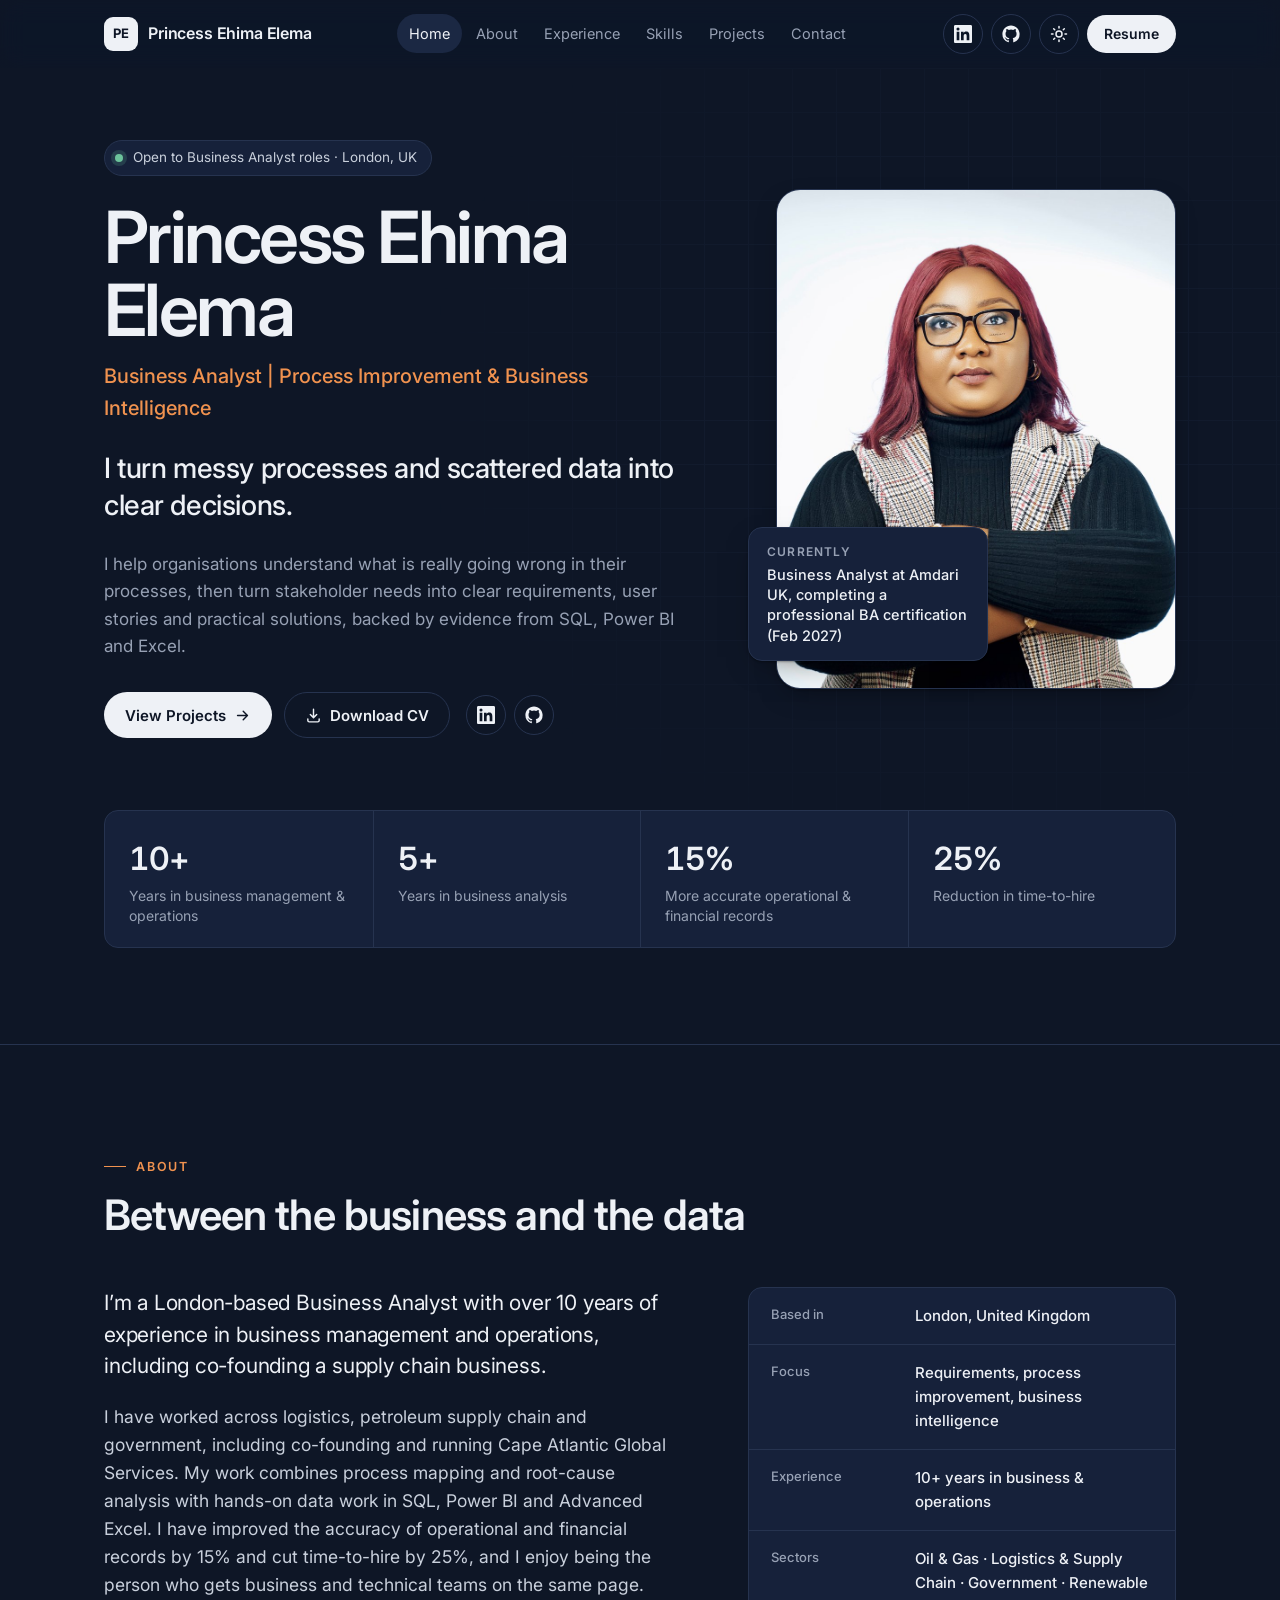
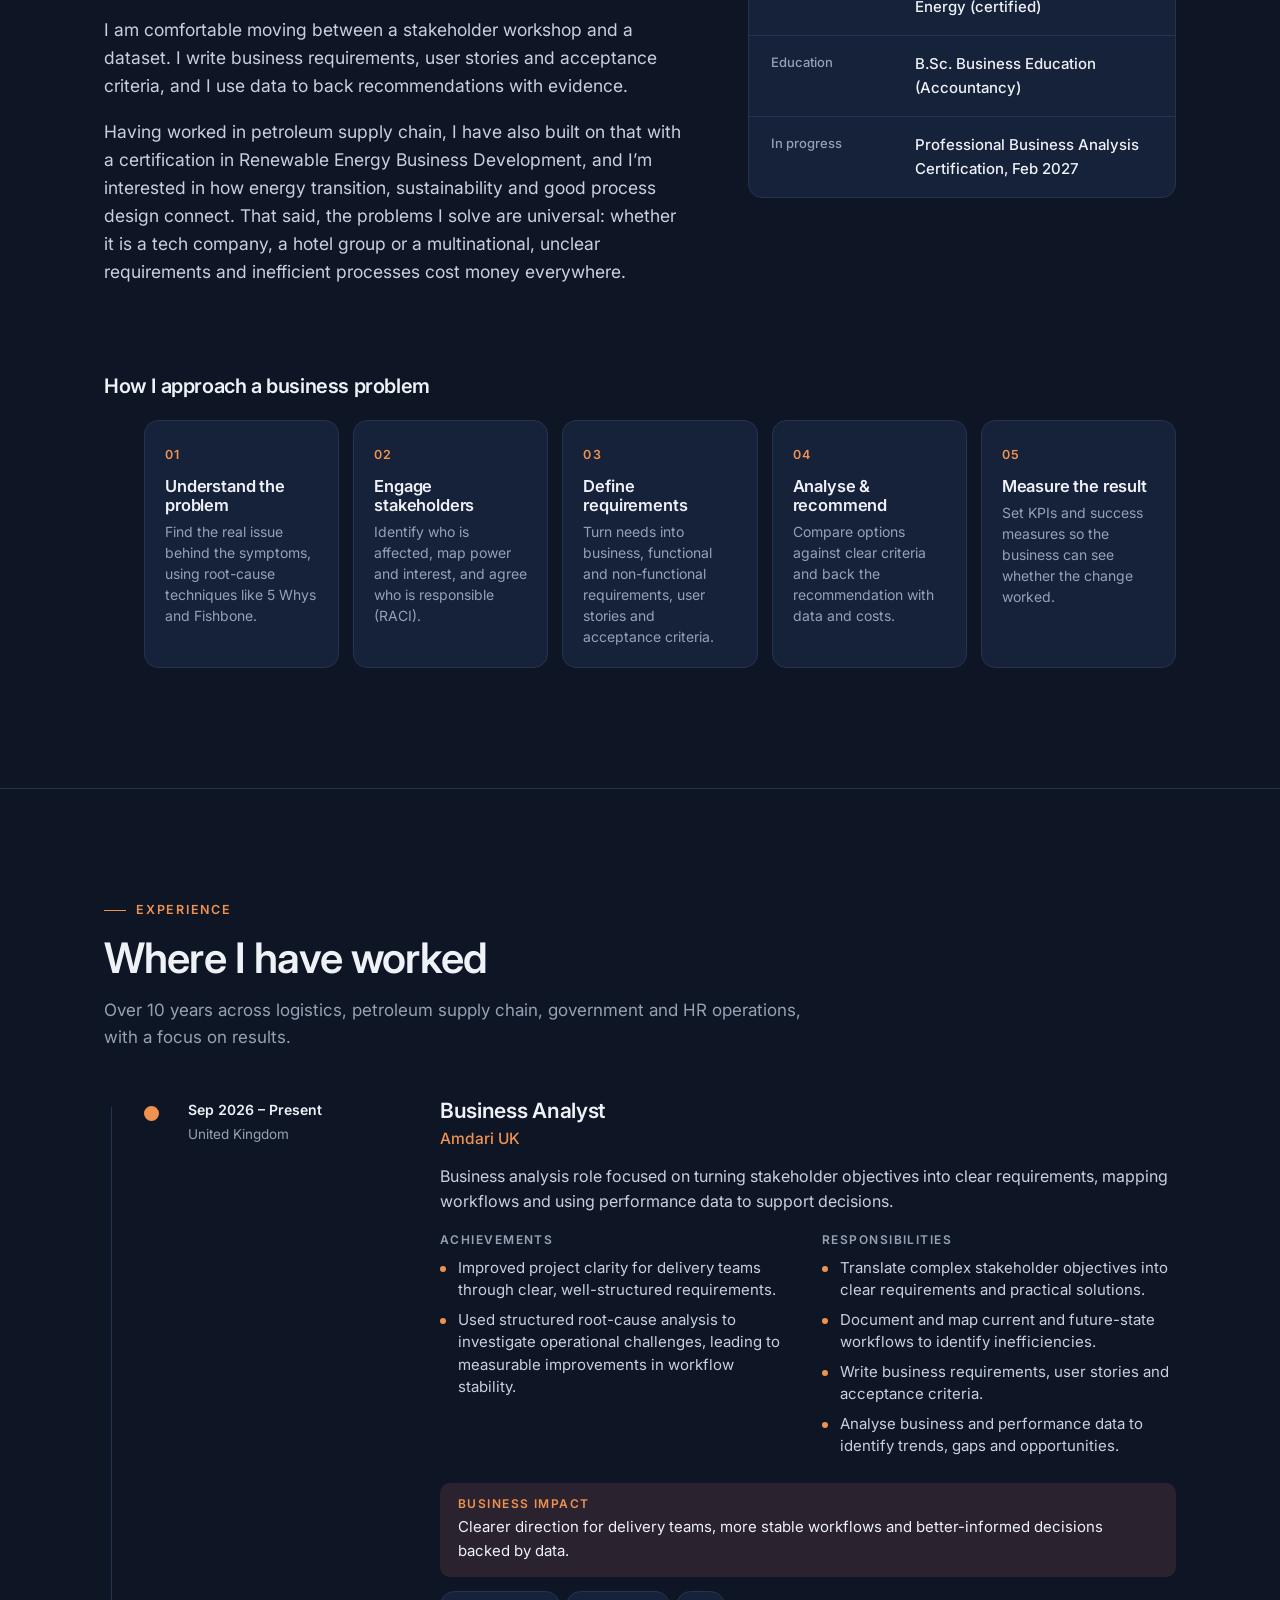
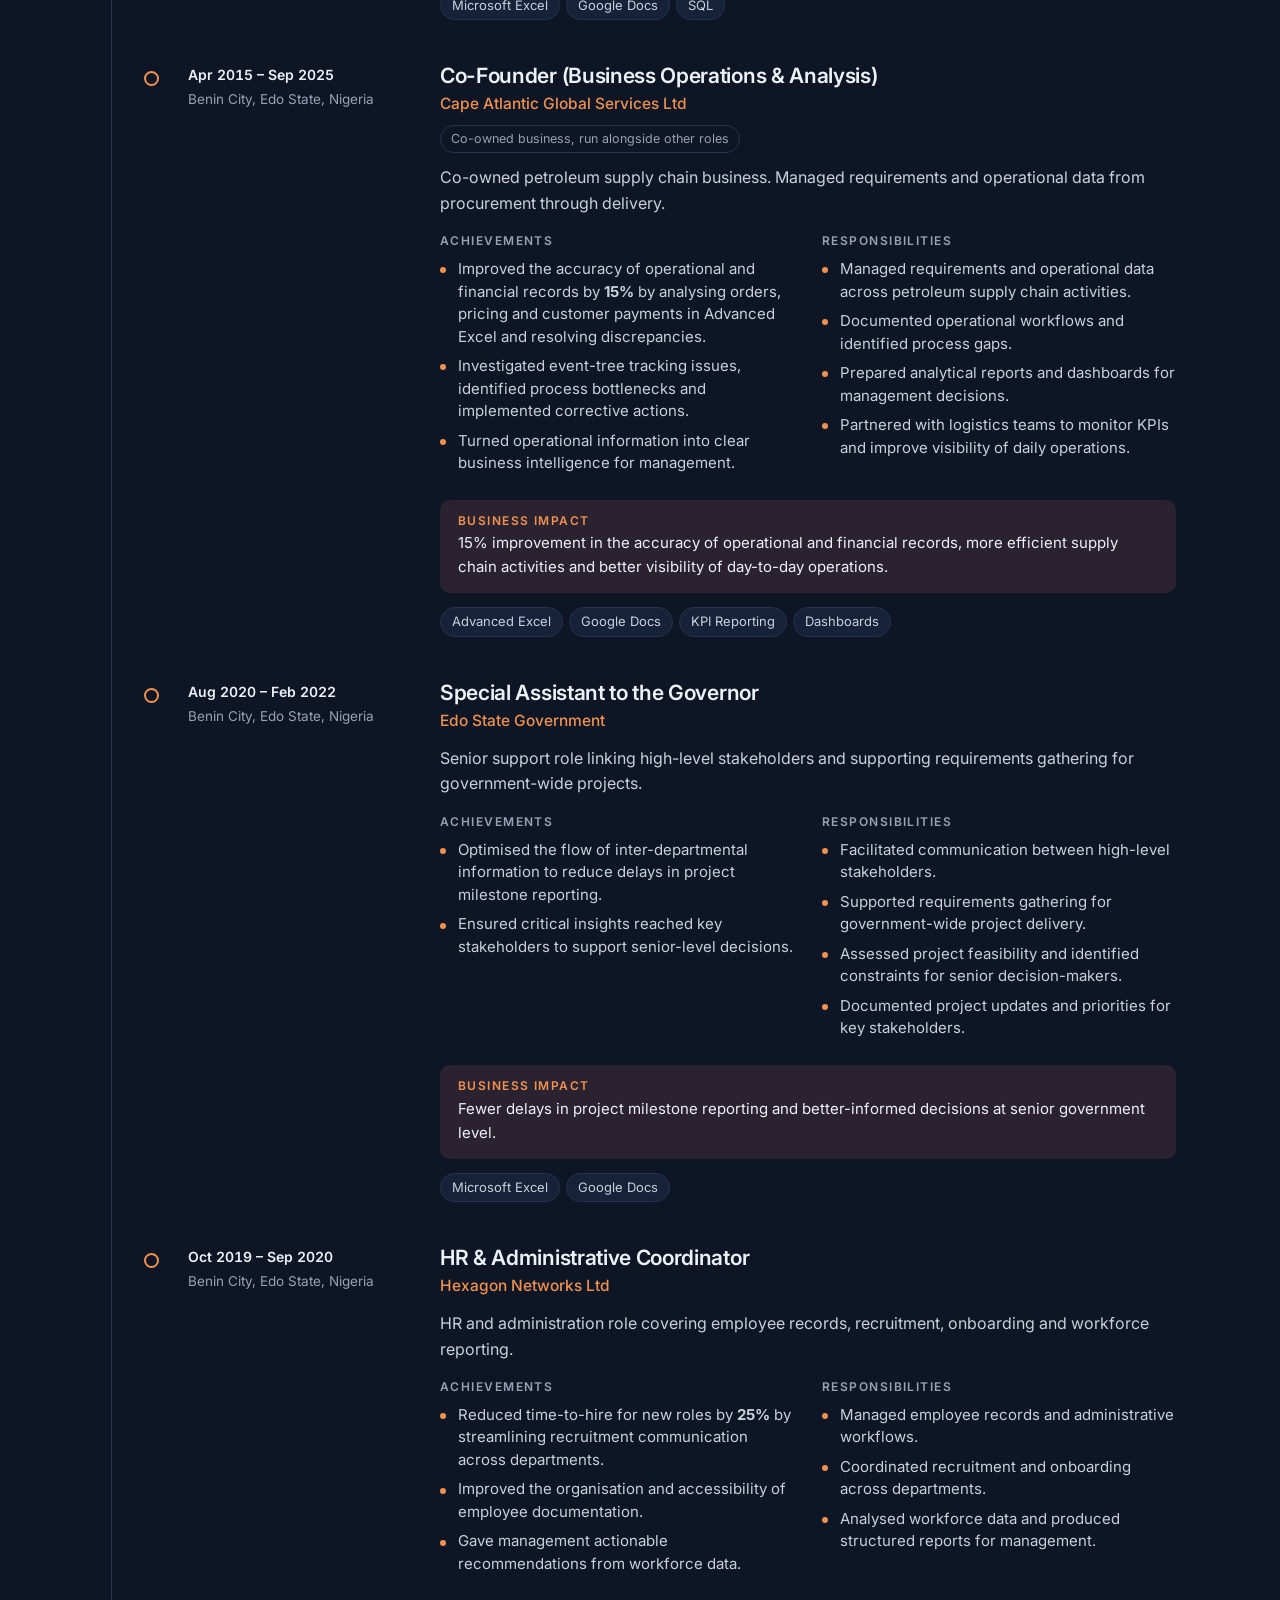
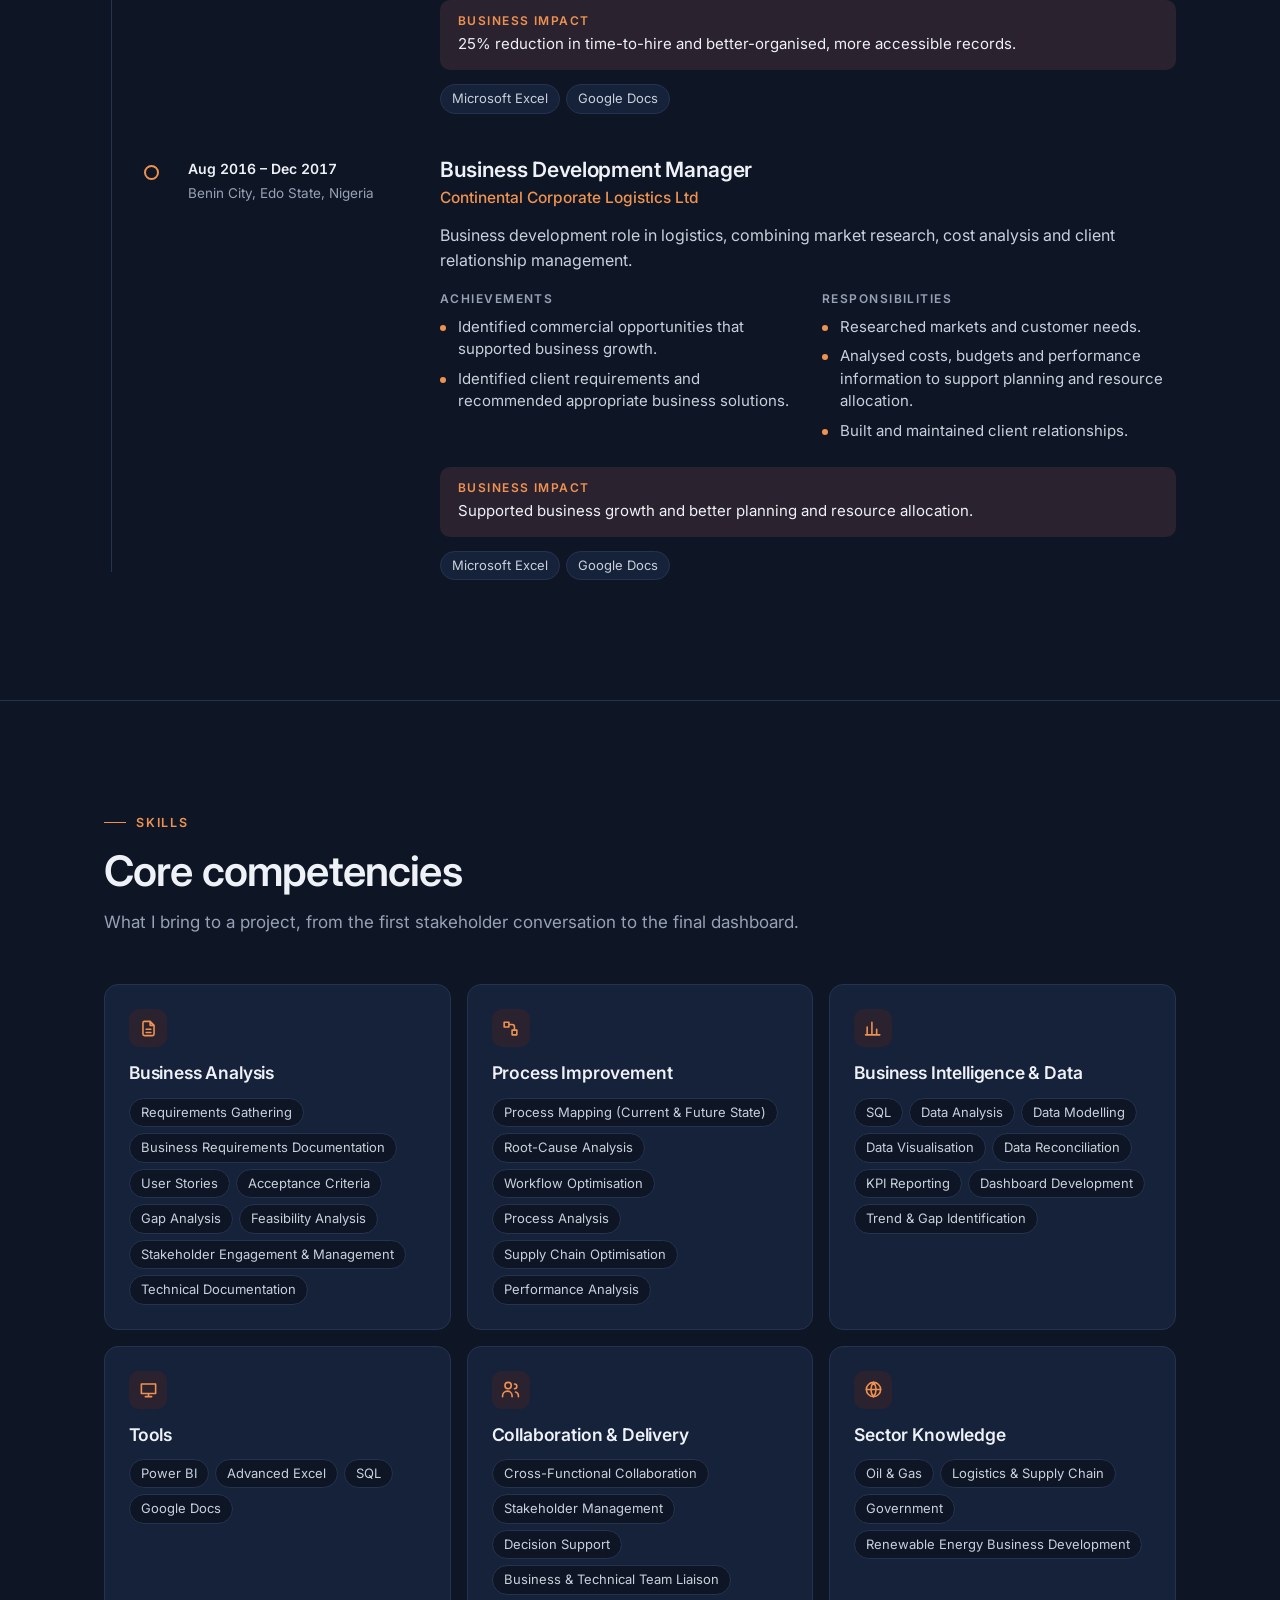
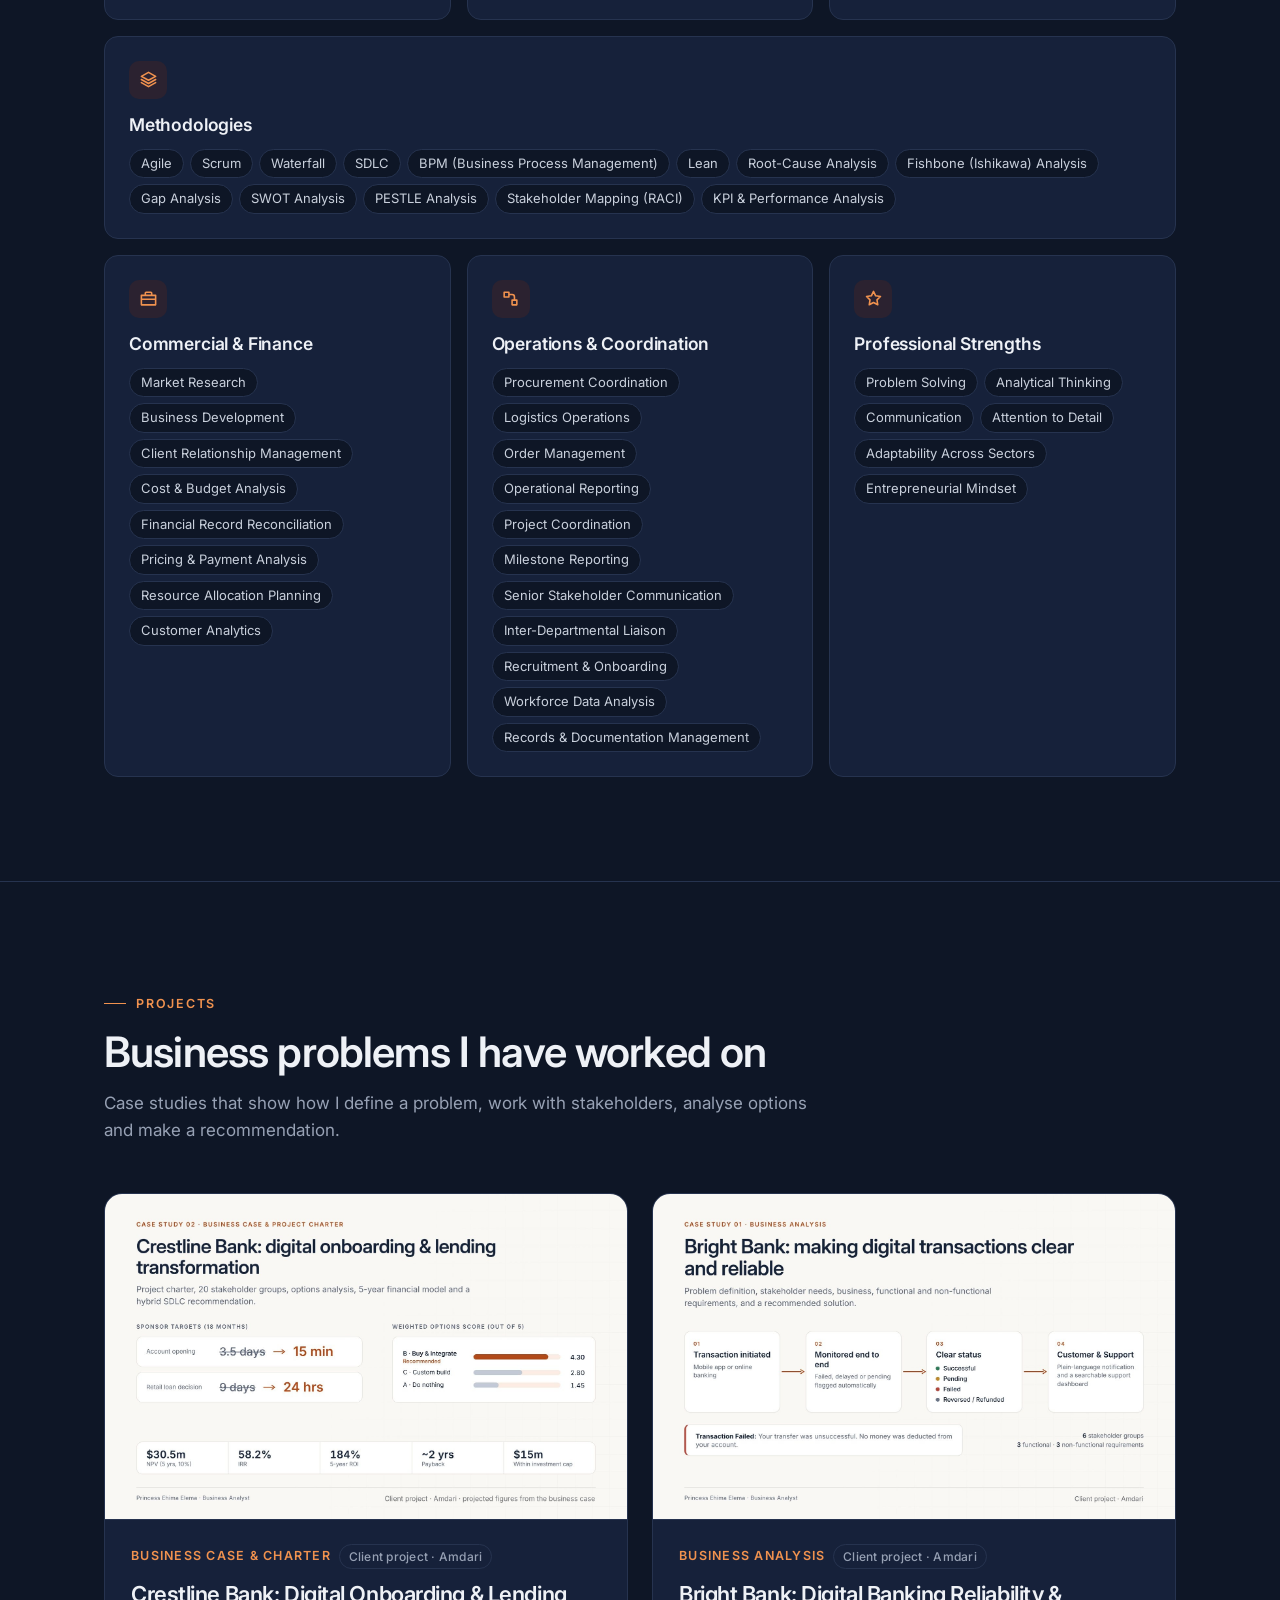
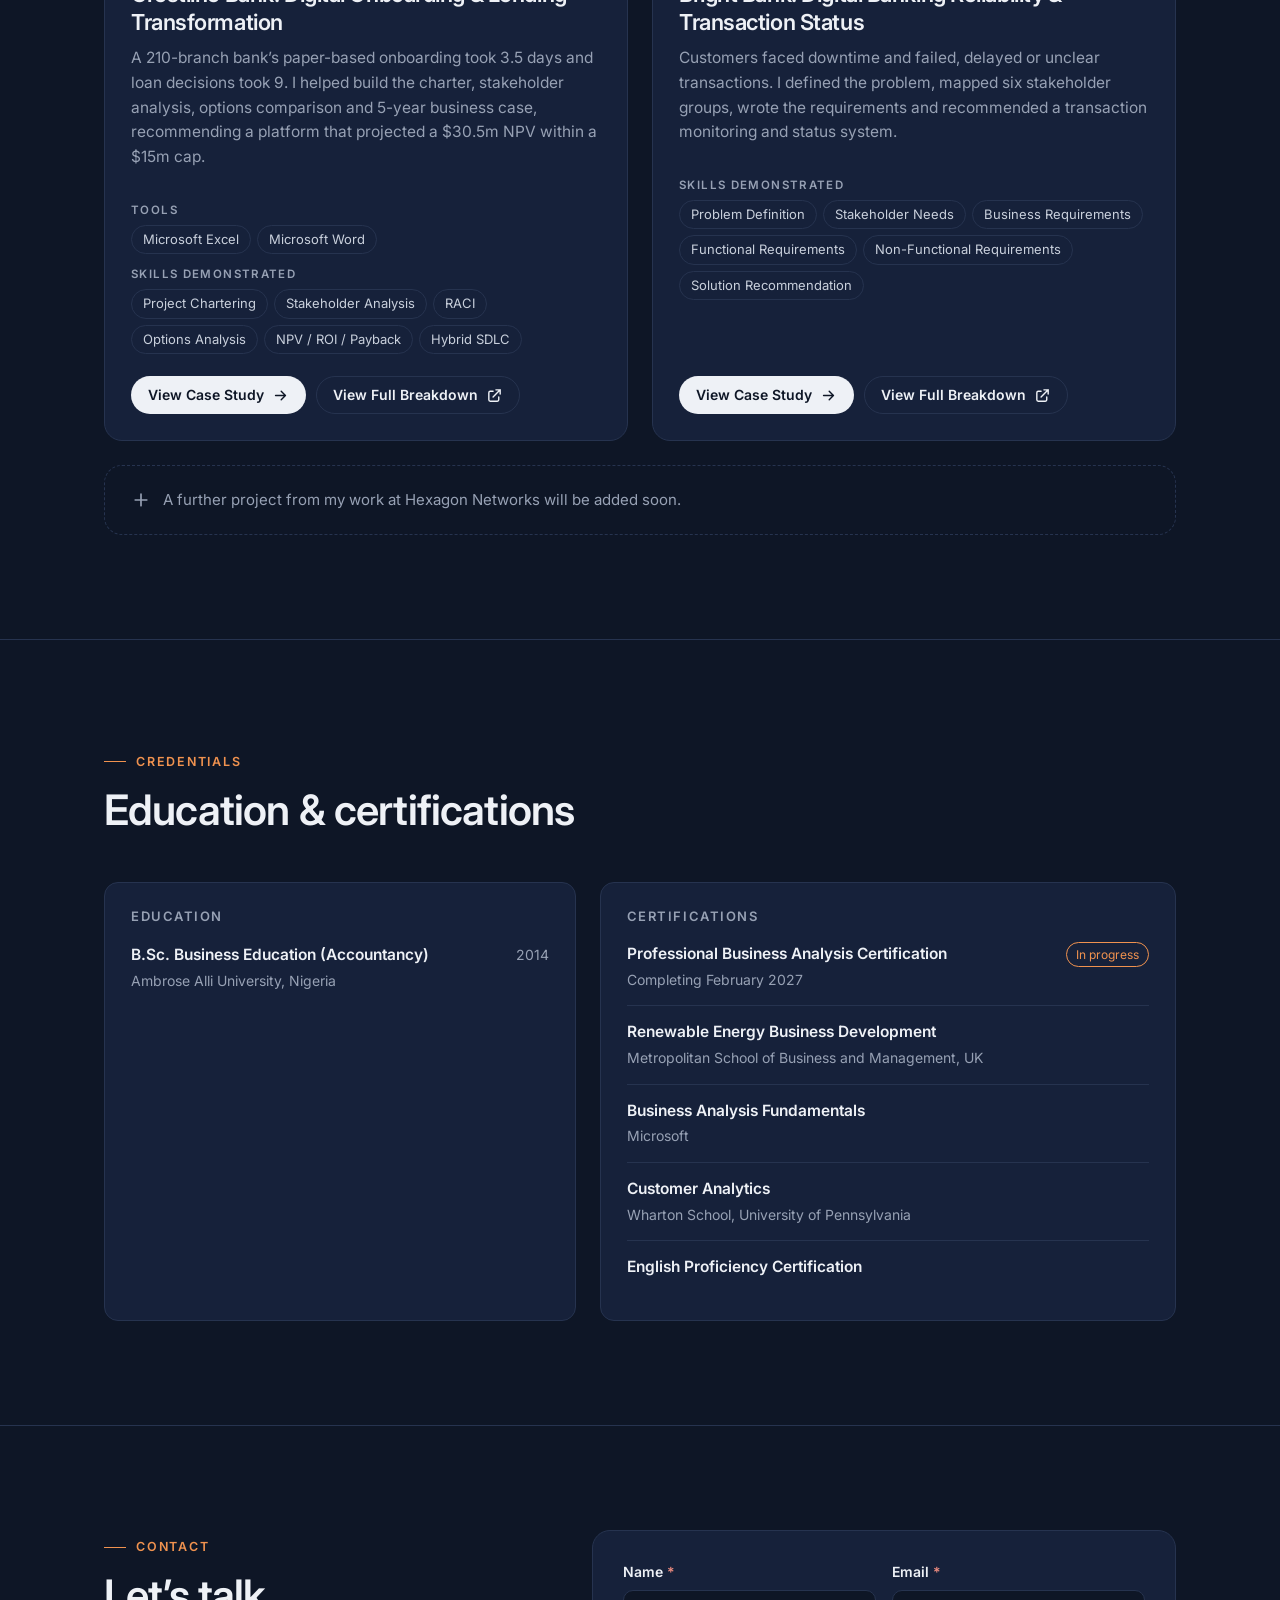
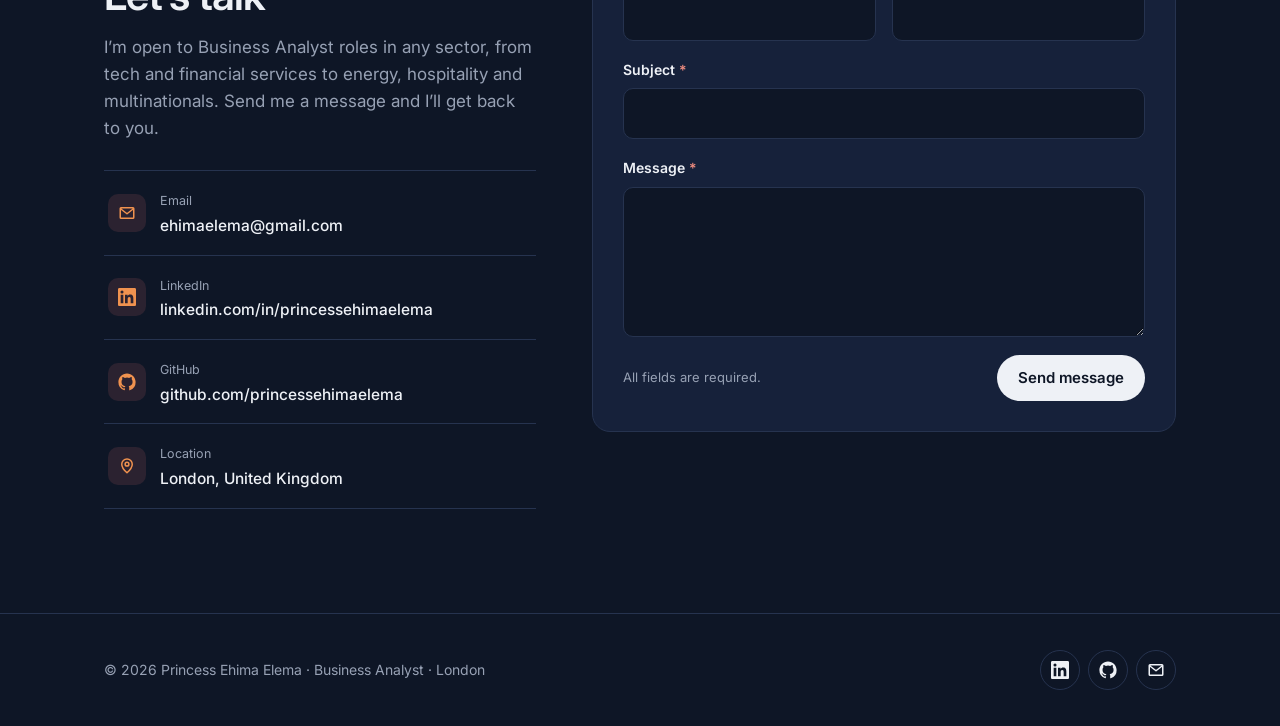
<file: index.html>
<!doctype html>
<html lang="en-GB" class="no-js" data-theme="dark">
<head>
  <meta charset="utf-8">
  <meta name="viewport" content="width=device-width, initial-scale=1">

  <!-- ===== SEO: edit title and description here ===== -->
  <title>Princess Ehima Elema | Business Analyst, London</title>
  <meta name="description" content="Princess Ehima Elema is a London-based Business Analyst with over 10 years in business management and operations. Requirements, process improvement and business intelligence.">
  <meta name="author" content="Princess Ehima Elema">
  <meta name="theme-color" content="#0e1626">
  <link rel="canonical" href="https://princessehimaelema.github.io/theanalyst/">

  <!-- Open Graph (LinkedIn, WhatsApp, Facebook previews) -->
  <meta property="og:type" content="website">
  <meta property="og:title" content="Princess Ehima Elema | Business Analyst">
  <meta property="og:description" content="Business Analyst helping organisations fix inefficient processes, define clear requirements and make better decisions using data.">
  <meta property="og:url" content="https://princessehimaelema.github.io/theanalyst/">
  <meta property="og:image" content="https://princessehimaelema.github.io/theanalyst/assets/images/og-image.jpg">
  <meta property="og:locale" content="en_GB">

  <!-- X / Twitter card -->
  <meta name="twitter:card" content="summary_large_image">
  <meta name="twitter:title" content="Princess Ehima Elema | Business Analyst">
  <meta name="twitter:description" content="Requirements, process improvement and business intelligence. London, UK.">
  <meta name="twitter:image" content="https://princessehimaelema.github.io/theanalyst/assets/images/og-image.jpg">

  <!-- Favicon -->
  <link rel="icon" href="favicon.ico" sizes="any">
  <link rel="icon" href="assets/images/favicon.svg" type="image/svg+xml">
  <link rel="apple-touch-icon" href="assets/images/apple-touch-icon.png">

  <!-- Fonts (change the font here and in style.css) -->
  <link rel="preconnect" href="https://fonts.googleapis.com">
  <link rel="preconnect" href="https://fonts.gstatic.com" crossorigin>
  <link href="https://fonts.googleapis.com/css2?family=Inter:wght@400;500;600;700&display=swap" rel="stylesheet">

  <link rel="stylesheet" href="assets/css/style.css">

  <!-- Apply saved theme before the page paints (avoids a flash) -->
  <script>
    (function () {
      var t = null;
      try { t = localStorage.getItem("theme-v2"); } catch (e) {}
      if (!t) t = "dark"; // default look: dark navy. Change to "light" to start in light mode
      document.documentElement.setAttribute("data-theme", t);
    })();
  </script>
</head>
<body>
<svg xmlns="http://www.w3.org/2000/svg" style="display:none" aria-hidden="true">
  <symbol id="i-linkedin" viewBox="0 0 24 24"><path fill="currentColor" d="M20.45 20.45h-3.56v-5.57c0-1.33-.02-3.04-1.85-3.04-1.85 0-2.14 1.45-2.14 2.94v5.67H9.34V9h3.42v1.56h.05c.48-.9 1.64-1.85 3.37-1.85 3.6 0 4.27 2.37 4.27 5.46v6.28zM5.34 7.43a2.06 2.06 0 1 1 0-4.13 2.06 2.06 0 0 1 0 4.13zM7.12 20.45H3.56V9h3.56v11.45zM22.22 0H1.77C.79 0 0 .77 0 1.73v20.54C0 23.23.79 24 1.77 24h20.45c.98 0 1.78-.77 1.78-1.73V1.73C24 .77 23.2 0 22.22 0z"/></symbol>
  <symbol id="i-github" viewBox="0 0 24 24"><path fill="currentColor" d="M12 .5C5.65.5.5 5.65.5 12a11.5 11.5 0 0 0 7.86 10.92c.58.1.79-.25.79-.56v-2c-3.2.7-3.87-1.37-3.87-1.37-.53-1.33-1.28-1.69-1.28-1.69-1.05-.72.08-.7.08-.7 1.16.08 1.77 1.19 1.77 1.19 1.03 1.77 2.7 1.26 3.36.96.1-.75.4-1.26.73-1.55-2.55-.29-5.24-1.28-5.24-5.69 0-1.26.45-2.29 1.19-3.1-.12-.29-.52-1.46.11-3.05 0 0 .97-.31 3.17 1.18a10.9 10.9 0 0 1 5.77 0c2.2-1.49 3.17-1.18 3.17-1.18.63 1.59.23 2.76.11 3.05.74.81 1.19 1.84 1.19 3.1 0 4.42-2.7 5.39-5.26 5.68.41.36.78 1.06.78 2.14v3.17c0 .31.21.67.8.56A11.5 11.5 0 0 0 23.5 12C23.5 5.65 18.35.5 12 .5z"/></symbol>
  <symbol id="i-download" viewBox="0 0 24 24"><path fill="none" stroke="currentColor" stroke-width="2" stroke-linecap="round" stroke-linejoin="round" d="M12 3v12m0 0l-4.5-4.5M12 15l4.5-4.5M4 17v2a2 2 0 0 0 2 2h12a2 2 0 0 0 2-2v-2"/></symbol>
  <symbol id="i-arrow" viewBox="0 0 24 24"><path fill="none" stroke="currentColor" stroke-width="2" stroke-linecap="round" stroke-linejoin="round" d="M5 12h14m-6-6l6 6-6 6"/></symbol>
  <symbol id="i-back" viewBox="0 0 24 24"><path fill="none" stroke="currentColor" stroke-width="2" stroke-linecap="round" stroke-linejoin="round" d="M19 12H5m6 6l-6-6 6-6"/></symbol>
  <symbol id="i-external" viewBox="0 0 24 24"><path fill="none" stroke="currentColor" stroke-width="2" stroke-linecap="round" stroke-linejoin="round" d="M14 4h6v6m0-6L10 14M18 14v4a2 2 0 0 1-2 2H6a2 2 0 0 1-2-2V8a2 2 0 0 1 2-2h4"/></symbol>
  <symbol id="i-mail" viewBox="0 0 24 24"><path fill="none" stroke="currentColor" stroke-width="2" stroke-linecap="round" stroke-linejoin="round" d="M4 5h16a1 1 0 0 1 1 1v12a1 1 0 0 1-1 1H4a1 1 0 0 1-1-1V6a1 1 0 0 1 1-1zm-1 1l9 7 9-7"/></symbol>
  <symbol id="i-pin" viewBox="0 0 24 24"><path fill="none" stroke="currentColor" stroke-width="2" stroke-linecap="round" stroke-linejoin="round" d="M12 21s-7-6.2-7-11.5A7 7 0 0 1 19 9.5C19 14.8 12 21 12 21zm0-9a2.5 2.5 0 1 0 0-5 2.5 2.5 0 0 0 0 5z"/></symbol>
  <symbol id="i-sun" viewBox="0 0 24 24"><g fill="none" stroke="currentColor" stroke-width="2" stroke-linecap="round"><circle cx="12" cy="12" r="4"/><path d="M12 2v2m0 16v2M4.9 4.9l1.4 1.4m11.4 11.4l1.4 1.4M2 12h2m16 0h2M4.9 19.1l1.4-1.4M17.7 6.3l1.4-1.4"/></g></symbol>
  <symbol id="i-moon" viewBox="0 0 24 24"><path fill="none" stroke="currentColor" stroke-width="2" stroke-linecap="round" stroke-linejoin="round" d="M21 12.8A9 9 0 1 1 11.2 3a7 7 0 0 0 9.8 9.8z"/></symbol>
  <symbol id="i-menu" viewBox="0 0 24 24"><path fill="none" stroke="currentColor" stroke-width="2" stroke-linecap="round" d="M4 7h16M4 12h16M4 17h16"/></symbol>
  <symbol id="i-doc" viewBox="0 0 24 24"><path fill="none" stroke="currentColor" stroke-width="2" stroke-linecap="round" stroke-linejoin="round" d="M14 3H7a2 2 0 0 0-2 2v14a2 2 0 0 0 2 2h10a2 2 0 0 0 2-2V8l-5-5zm0 0v5h5M9 13h6M9 17h6"/></symbol>
  <symbol id="i-flow" viewBox="0 0 24 24"><path fill="none" stroke="currentColor" stroke-width="2" stroke-linecap="round" stroke-linejoin="round" d="M4 4h6v6H4zM14 14h6v6h-6zM10 7h4a3 3 0 0 1 3 3v4"/></symbol>
  <symbol id="i-chart" viewBox="0 0 24 24"><path fill="none" stroke="currentColor" stroke-width="2" stroke-linecap="round" stroke-linejoin="round" d="M4 20V10m6 10V4m6 16v-7m4 7H2"/></symbol>
  <symbol id="i-tool" viewBox="0 0 24 24"><path fill="none" stroke="currentColor" stroke-width="2" stroke-linecap="round" stroke-linejoin="round" d="M3 5h18v12H3zM8 21h8m-4-4v4"/></symbol>
  <symbol id="i-people" viewBox="0 0 24 24"><path fill="none" stroke="currentColor" stroke-width="2" stroke-linecap="round" stroke-linejoin="round" d="M9 11a4 4 0 1 0 0-8 4 4 0 0 0 0 8zm-7 10v-1a6 6 0 0 1 12 0v1m3-10a3 3 0 1 0 0-6m5 16v-1a5 5 0 0 0-3.5-4.8"/></symbol>
  <symbol id="i-globe" viewBox="0 0 24 24"><g fill="none" stroke="currentColor" stroke-width="2" stroke-linecap="round"><circle cx="12" cy="12" r="9"/><path d="M3 12h18M12 3a14 14 0 0 1 0 18M12 3a14 14 0 0 0 0 18"/></g></symbol>
  <symbol id="i-layers" viewBox="0 0 24 24"><path fill="none" stroke="currentColor" stroke-width="2" stroke-linecap="round" stroke-linejoin="round" d="M12 3l9 5-9 5-9-5 9-5zm-9 9l9 5 9-5M3 16l9 5 9-5"/></symbol>
  <symbol id="i-briefcase" viewBox="0 0 24 24"><path fill="none" stroke="currentColor" stroke-width="2" stroke-linecap="round" stroke-linejoin="round" d="M3 8h18v12H3zM8 8V5a1 1 0 0 1 1-1h6a1 1 0 0 1 1 1v3M3 13h18"/></symbol>
  <symbol id="i-star" viewBox="0 0 24 24"><path fill="none" stroke="currentColor" stroke-width="2" stroke-linejoin="round" d="M12 3l2.7 5.6 6.1.9-4.4 4.3 1 6.1L12 17l-5.4 2.9 1-6.1-4.4-4.3 6.1-.9L12 3z"/></symbol>
  <symbol id="i-plus" viewBox="0 0 24 24"><path fill="none" stroke="currentColor" stroke-width="2" stroke-linecap="round" d="M12 5v14M5 12h14"/></symbol>
</svg>
<a class="skip-link" href="#main">Skip to content</a>

<!-- ================= NAVIGATION ================= -->
<header class="nav" role="banner">
  <div class="container">
    <a class="brand" href="#home" aria-label="Princess Ehima Elema, home">
      <span class="brand-mark" aria-hidden="true">PE</span>
      <span>Princess Ehima Elema</span>
    </a>

    <nav aria-label="Main">
      <ul class="nav-links" id="nav-links">
        <li><a href="#home">Home</a></li>
        <li><a href="#about">About</a></li>
        <li><a href="#experience">Experience</a></li>
        <li><a href="#skills">Skills</a></li>
        <li><a href="#projects">Projects</a></li>
        <li><a href="#contact">Contact</a></li>
        <li class="mobile-extra">
          <a class="btn btn-primary btn-sm" href="assets/documents/Princess-Ehima-Elema-CV.pdf" data-href="resume" target="_blank" rel="noopener"><svg><use href="#i-download"/></svg>Download CV</a>
          <a class="icon-btn" href="https://www.linkedin.com/in/princessehimaelema" data-href="linkedin" target="_blank" rel="noopener" aria-label="LinkedIn"><svg><use href="#i-linkedin"/></svg></a>
          <a class="icon-btn" href="https://github.com/princessehimaelema" data-href="github" target="_blank" rel="noopener" aria-label="GitHub"><svg><use href="#i-github"/></svg></a>
        </li>
      </ul>
    </nav>

    <div class="nav-actions">
      <a class="icon-btn nav-social" href="https://www.linkedin.com/in/princessehimaelema" data-href="linkedin" target="_blank" rel="noopener" aria-label="LinkedIn"><svg><use href="#i-linkedin"/></svg></a>
      <a class="icon-btn nav-social" href="https://github.com/princessehimaelema" data-href="github" target="_blank" rel="noopener" aria-label="GitHub"><svg><use href="#i-github"/></svg></a>
      <button class="icon-btn theme-toggle" type="button" aria-label="Switch to dark mode">
        <svg class="icon-moon"><use href="#i-moon"/></svg><svg class="icon-sun"><use href="#i-sun"/></svg>
      </button>
      <a class="btn btn-primary btn-sm" href="assets/documents/Princess-Ehima-Elema-CV.pdf" data-href="resume" target="_blank" rel="noopener">Resume</a>
      <button class="icon-btn menu-toggle" type="button" aria-controls="nav-links" aria-expanded="false" aria-label="Open menu"><svg><use href="#i-menu"/></svg></button>
    </div>
  </div>
</header>

<main id="main">

<!-- ================= HERO ================= -->
<section class="hero" id="home" aria-labelledby="hero-title">
  <div class="container">
    <div class="hero-grid">
      <div class="reveal">
        <span class="status"><span class="dot" aria-hidden="true"></span>Open to Business Analyst roles · London, UK</span>
        <h1 id="hero-title">Princess Ehima Elema</h1>
        <p class="role">Business Analyst | Process Improvement &amp; Business Intelligence</p>
        <p class="positioning">I turn messy processes and scattered data into clear decisions.</p>
        <p class="lede">I help organisations understand what is really going wrong in their processes, then turn stakeholder needs into clear requirements, user stories and practical solutions, backed by evidence from SQL, Power BI and Excel.</p>
        <div class="hero-cta">
          <a class="btn btn-primary" href="#projects">View Projects <svg><use href="#i-arrow"/></svg></a>
          <a class="btn btn-ghost" href="assets/documents/Princess-Ehima-Elema-CV.pdf" data-href="resume" target="_blank" rel="noopener"><svg><use href="#i-download"/></svg>Download CV</a>
          <span class="hero-social">
            <a class="icon-btn" href="https://www.linkedin.com/in/princessehimaelema" data-href="linkedin" target="_blank" rel="noopener" aria-label="LinkedIn profile"><svg><use href="#i-linkedin"/></svg></a>
            <a class="icon-btn" href="https://github.com/princessehimaelema" data-href="github" target="_blank" rel="noopener" aria-label="GitHub profile"><svg><use href="#i-github"/></svg></a>
          </span>
        </div>
      </div>

      <div class="portrait reveal">
        <div class="portrait-frame">
          <img src="assets/images/profile.jpg" alt="Portrait of Princess Ehima Elema" width="900" height="1107" fetchpriority="high">
        </div>
        <div class="portrait-card">
          <div class="k">Currently</div>
          <div class="v">Business Analyst at Amdari UK, completing a professional BA certification (Feb 2027)</div>
        </div>
      </div>
    </div>

    <!-- Hero stats: figures come from the CV -->
    <div class="stats reveal" role="list">
      <div class="stat" role="listitem"><div class="num">10+</div><div class="lbl">Years in business management &amp; operations</div></div>
      <div class="stat" role="listitem"><div class="num">5+</div><div class="lbl">Years in business analysis</div></div>
      <div class="stat" role="listitem"><div class="num">15%</div><div class="lbl">More accurate operational &amp; financial records</div></div>
      <div class="stat" role="listitem"><div class="num">25%</div><div class="lbl">Reduction in time-to-hire</div></div>
    </div>
  </div>
</section>

<!-- ================= ABOUT ================= -->
<section class="section" id="about" aria-labelledby="about-title">
  <div class="container">
    <div class="section-head reveal">
      <span class="eyebrow">About</span>
      <h2 id="about-title">Between the business and the data</h2>
    </div>

    <div class="about-grid">
      <div class="about-text reveal">
        <p>I’m a London-based Business Analyst with over 10 years of experience in business management and operations, including co-founding a supply chain business.</p>
        <p>I have worked across logistics, petroleum supply chain and government, including co-founding and running Cape Atlantic Global Services. My work combines process mapping and root-cause analysis with hands-on data work in SQL, Power BI and Advanced Excel. I have improved the accuracy of operational and financial records by 15% and cut time-to-hire by 25%, and I enjoy being the person who gets business and technical teams on the same page.</p>
        <p>I am comfortable moving between a stakeholder workshop and a dataset. I write business requirements, user stories and acceptance criteria, and I use data to back recommendations with evidence.</p>
        <p>Having worked in petroleum supply chain, I have also built on that with a certification in Renewable Energy Business Development, and I’m interested in how energy transition, sustainability and good process design connect. That said, the problems I solve are universal: whether it is a tech company, a hotel group or a multinational, unclear requirements and inefficient processes cost money everywhere.</p>
      </div>

      <aside class="facts reveal" aria-label="Quick facts">
        <dl>
          <div class="row"><dt>Based in</dt><dd>London, United Kingdom</dd></div>
          <div class="row"><dt>Focus</dt><dd>Requirements, process improvement, business intelligence</dd></div>
          <div class="row"><dt>Experience</dt><dd>10+ years in business &amp; operations</dd></div>
          <div class="row"><dt>Sectors</dt><dd>Oil &amp; Gas · Logistics &amp; Supply Chain · Government · Renewable Energy (certified)</dd></div>
          <div class="row"><dt>Education</dt><dd>B.Sc. Business Education (Accountancy)</dd></div>
          <div class="row"><dt>In progress</dt><dd>Professional Business Analysis Certification, Feb 2027</dd></div>
        </dl>
      </aside>
    </div>

    <div class="approach reveal">
      <h3>How I approach a business problem</h3>
      <ol class="steps">
        <li><h4>Understand the problem</h4><p>Find the real issue behind the symptoms, using root-cause techniques like 5 Whys and Fishbone.</p></li>
        <li><h4>Engage stakeholders</h4><p>Identify who is affected, map power and interest, and agree who is responsible (RACI).</p></li>
        <li><h4>Define requirements</h4><p>Turn needs into business, functional and non-functional requirements, user stories and acceptance criteria.</p></li>
        <li><h4>Analyse &amp; recommend</h4><p>Compare options against clear criteria and back the recommendation with data and costs.</p></li>
        <li><h4>Measure the result</h4><p>Set KPIs and success measures so the business can see whether the change worked.</p></li>
      </ol>
    </div>
  </div>
</section>

<!-- ================= EXPERIENCE ================= -->
<section class="section" id="experience" aria-labelledby="exp-title">
  <div class="container">
    <div class="section-head reveal">
      <span class="eyebrow">Experience</span>
      <h2 id="exp-title">Where I have worked</h2>
      <p>Over 10 years across logistics, petroleum supply chain, government and HR operations, with a focus on results.</p>
    </div>

    <ol class="timeline">

      <!-- EXPERIENCE 1 -->
      <li class="tl-item current reveal">
        <div class="tl-card">
          <div class="tl-meta"><div class="dates">Sep 2026 – Present</div><div class="loc">United Kingdom</div></div>
          <div class="tl-body">
            <h3>Business Analyst</h3>
            <div class="org">Amdari UK</div>
            <p class="desc">Business analysis role focused on turning stakeholder objectives into clear requirements, mapping workflows and using performance data to support decisions.</p>
            <div class="tl-cols">
              <div><h4>Achievements</h4><ul class="ticks">
                <li>Improved project clarity for delivery teams through clear, well-structured requirements.</li>
                <li>Used structured root-cause analysis to investigate operational challenges, leading to measurable improvements in workflow stability.</li>
              </ul></div>
              <div><h4>Responsibilities</h4><ul class="ticks">
                <li>Translate complex stakeholder objectives into clear requirements and practical solutions.</li>
                <li>Document and map current and future-state workflows to identify inefficiencies.</li>
                <li>Write business requirements, user stories and acceptance criteria.</li>
                <li>Analyse business and performance data to identify trends, gaps and opportunities.</li>
              </ul></div>
            </div>
            <div class="tl-impact"><h4>Business impact</h4><p>Clearer direction for delivery teams, more stable workflows and better-informed decisions backed by data.</p></div>
            <ul class="chips" aria-label="Tools"><li class="chip">Microsoft Excel</li><li class="chip">Google Docs</li><li class="chip">SQL</li></ul>
          </div>
        </div>
      </li>

      <!-- EXPERIENCE 2 -->
      <li class="tl-item reveal">
        <div class="tl-card">
          <div class="tl-meta"><div class="dates">Apr 2015 – Sep 2025</div><div class="loc">Benin City, Edo State, Nigeria</div></div>
          <div class="tl-body">
            <h3>Co-Founder (Business Operations &amp; Analysis)</h3>
            <div class="org">Cape Atlantic Global Services Ltd</div>
            <span class="note">Co-owned business, run alongside other roles</span>
            <p class="desc">Co-owned petroleum supply chain business. Managed requirements and operational data from procurement through delivery.</p>
            <div class="tl-cols">
              <div><h4>Achievements</h4><ul class="ticks">
                <li>Improved the accuracy of operational and financial records by <strong>15%</strong> by analysing orders, pricing and customer payments in Advanced Excel and resolving discrepancies.</li>
                <li>Investigated event-tree tracking issues, identified process bottlenecks and implemented corrective actions.</li>
                <li>Turned operational information into clear business intelligence for management.</li>
              </ul></div>
              <div><h4>Responsibilities</h4><ul class="ticks">
                <li>Managed requirements and operational data across petroleum supply chain activities.</li>
                <li>Documented operational workflows and identified process gaps.</li>
                <li>Prepared analytical reports and dashboards for management decisions.</li>
                <li>Partnered with logistics teams to monitor KPIs and improve visibility of daily operations.</li>
              </ul></div>
            </div>
            <div class="tl-impact"><h4>Business impact</h4><p>15% improvement in the accuracy of operational and financial records, more efficient supply chain activities and better visibility of day-to-day operations.</p></div>
            <ul class="chips" aria-label="Tools"><li class="chip">Advanced Excel</li><li class="chip">Google Docs</li><li class="chip">KPI Reporting</li><li class="chip">Dashboards</li></ul>
          </div>
        </div>
      </li>

      <!-- EXPERIENCE 3 -->
      <li class="tl-item reveal">
        <div class="tl-card">
          <div class="tl-meta"><div class="dates">Aug 2020 – Feb 2022</div><div class="loc">Benin City, Edo State, Nigeria</div></div>
          <div class="tl-body">
            <h3>Special Assistant to the Governor</h3>
            <div class="org">Edo State Government</div>
            <p class="desc">Senior support role linking high-level stakeholders and supporting requirements gathering for government-wide projects.</p>
            <div class="tl-cols">
              <div><h4>Achievements</h4><ul class="ticks">
                <li>Optimised the flow of inter-departmental information to reduce delays in project milestone reporting.</li>
                <li>Ensured critical insights reached key stakeholders to support senior-level decisions.</li>
              </ul></div>
              <div><h4>Responsibilities</h4><ul class="ticks">
                <li>Facilitated communication between high-level stakeholders.</li>
                <li>Supported requirements gathering for government-wide project delivery.</li>
                <li>Assessed project feasibility and identified constraints for senior decision-makers.</li>
                <li>Documented project updates and priorities for key stakeholders.</li>
              </ul></div>
            </div>
            <div class="tl-impact"><h4>Business impact</h4><p>Fewer delays in project milestone reporting and better-informed decisions at senior government level.</p></div>
            <ul class="chips" aria-label="Tools"><li class="chip">Microsoft Excel</li><li class="chip">Google Docs</li></ul>
          </div>
        </div>
      </li>

      <!-- EXPERIENCE 4 -->
      <li class="tl-item reveal">
        <div class="tl-card">
          <div class="tl-meta"><div class="dates">Oct 2019 – Sep 2020</div><div class="loc">Benin City, Edo State, Nigeria</div></div>
          <div class="tl-body">
            <h3>HR &amp; Administrative Coordinator</h3>
            <div class="org">Hexagon Networks Ltd</div>
            <p class="desc">HR and administration role covering employee records, recruitment, onboarding and workforce reporting.</p>
            <div class="tl-cols">
              <div><h4>Achievements</h4><ul class="ticks">
                <li>Reduced time-to-hire for new roles by <strong>25%</strong> by streamlining recruitment communication across departments.</li>
                <li>Improved the organisation and accessibility of employee documentation.</li>
                <li>Gave management actionable recommendations from workforce data.</li>
              </ul></div>
              <div><h4>Responsibilities</h4><ul class="ticks">
                <li>Managed employee records and administrative workflows.</li>
                <li>Coordinated recruitment and onboarding across departments.</li>
                <li>Analysed workforce data and produced structured reports for management.</li>
              </ul></div>
            </div>
            <div class="tl-impact"><h4>Business impact</h4><p>25% reduction in time-to-hire and better-organised, more accessible records.</p></div>
            <ul class="chips" aria-label="Tools"><li class="chip">Microsoft Excel</li><li class="chip">Google Docs</li></ul>
          </div>
        </div>
      </li>

      <!-- EXPERIENCE 5 -->
      <li class="tl-item reveal">
        <div class="tl-card">
          <div class="tl-meta"><div class="dates">Aug 2016 – Dec 2017</div><div class="loc">Benin City, Edo State, Nigeria</div></div>
          <div class="tl-body">
            <h3>Business Development Manager</h3>
            <div class="org">Continental Corporate Logistics Ltd</div>
            <p class="desc">Business development role in logistics, combining market research, cost analysis and client relationship management.</p>
            <div class="tl-cols">
              <div><h4>Achievements</h4><ul class="ticks">
                <li>Identified commercial opportunities that supported business growth.</li>
                <li>Identified client requirements and recommended appropriate business solutions.</li>
              </ul></div>
              <div><h4>Responsibilities</h4><ul class="ticks">
                <li>Researched markets and customer needs.</li>
                <li>Analysed costs, budgets and performance information to support planning and resource allocation.</li>
                <li>Built and maintained client relationships.</li>
              </ul></div>
            </div>
            <div class="tl-impact"><h4>Business impact</h4><p>Supported business growth and better planning and resource allocation.</p></div>
            <ul class="chips" aria-label="Tools"><li class="chip">Microsoft Excel</li><li class="chip">Google Docs</li></ul>
          </div>
        </div>
      </li>
    </ol>
  </div>
</section>

<!-- ================= SKILLS ================= -->
<section class="section" id="skills" aria-labelledby="skills-title">
  <div class="container">
    <div class="section-head reveal">
      <span class="eyebrow">Skills</span>
      <h2 id="skills-title">Core competencies</h2>
      <p>What I bring to a project, from the first stakeholder conversation to the final dashboard.</p>
    </div>

    <div class="skills-grid">
      <article class="skill-card reveal">
        <div class="ico" aria-hidden="true"><svg><use href="#i-doc"/></svg></div>
        <h3>Business Analysis</h3>
        <ul class="chips">
          <li class="chip">Requirements Gathering</li><li class="chip">Business Requirements Documentation</li><li class="chip">User Stories</li><li class="chip">Acceptance Criteria</li><li class="chip">Gap Analysis</li><li class="chip">Feasibility Analysis</li><li class="chip">Stakeholder Engagement &amp; Management</li><li class="chip">Technical Documentation</li>
        </ul>
      </article>
      <article class="skill-card reveal">
        <div class="ico" aria-hidden="true"><svg><use href="#i-flow"/></svg></div>
        <h3>Process Improvement</h3>
        <ul class="chips">
          <li class="chip">Process Mapping (Current &amp; Future State)</li><li class="chip">Root-Cause Analysis</li><li class="chip">Workflow Optimisation</li><li class="chip">Process Analysis</li><li class="chip">Supply Chain Optimisation</li><li class="chip">Performance Analysis</li>
        </ul>
      </article>
      <article class="skill-card reveal">
        <div class="ico" aria-hidden="true"><svg><use href="#i-chart"/></svg></div>
        <h3>Business Intelligence &amp; Data</h3>
        <ul class="chips">
          <li class="chip">SQL</li><li class="chip">Data Analysis</li><li class="chip">Data Modelling</li><li class="chip">Data Visualisation</li><li class="chip">Data Reconciliation</li><li class="chip">KPI Reporting</li><li class="chip">Dashboard Development</li><li class="chip">Trend &amp; Gap Identification</li>
        </ul>
      </article>
      <article class="skill-card reveal">
        <div class="ico" aria-hidden="true"><svg><use href="#i-tool"/></svg></div>
        <h3>Tools</h3>
        <ul class="chips"><li class="chip">Power BI</li><li class="chip">Advanced Excel</li><li class="chip">SQL</li><li class="chip">Google Docs</li></ul>
      </article>
      <article class="skill-card reveal">
        <div class="ico" aria-hidden="true"><svg><use href="#i-people"/></svg></div>
        <h3>Collaboration &amp; Delivery</h3>
        <ul class="chips"><li class="chip">Cross-Functional Collaboration</li><li class="chip">Stakeholder Management</li><li class="chip">Decision Support</li><li class="chip">Business &amp; Technical Team Liaison</li></ul>
      </article>
      <article class="skill-card reveal">
        <div class="ico" aria-hidden="true"><svg><use href="#i-globe"/></svg></div>
        <h3>Sector Knowledge</h3>
        <ul class="chips"><li class="chip">Oil &amp; Gas</li><li class="chip">Logistics &amp; Supply Chain</li><li class="chip">Government</li><li class="chip">Renewable Energy Business Development</li></ul>
      </article>

      <article class="skill-card wide reveal">
        <div class="ico" aria-hidden="true"><svg><use href="#i-layers"/></svg></div>
        <h3>Methodologies</h3>
        <ul class="chips">
          <li class="chip">Agile</li><li class="chip">Scrum</li><li class="chip">Waterfall</li><li class="chip">SDLC</li><li class="chip">BPM (Business Process Management)</li><li class="chip">Lean</li><li class="chip">Root-Cause Analysis</li><li class="chip">Fishbone (Ishikawa) Analysis</li><li class="chip">Gap Analysis</li><li class="chip">SWOT Analysis</li><li class="chip">PESTLE Analysis</li><li class="chip">Stakeholder Mapping (RACI)</li><li class="chip">KPI &amp; Performance Analysis</li>
        </ul>
      </article>

      <article class="skill-card reveal">
        <div class="ico" aria-hidden="true"><svg><use href="#i-briefcase"/></svg></div>
        <h3>Commercial &amp; Finance</h3>
        <ul class="chips"><li class="chip">Market Research</li><li class="chip">Business Development</li><li class="chip">Client Relationship Management</li><li class="chip">Cost &amp; Budget Analysis</li><li class="chip">Financial Record Reconciliation</li><li class="chip">Pricing &amp; Payment Analysis</li><li class="chip">Resource Allocation Planning</li><li class="chip">Customer Analytics</li></ul>
      </article>
      <article class="skill-card reveal">
        <div class="ico" aria-hidden="true"><svg><use href="#i-flow"/></svg></div>
        <h3>Operations &amp; Coordination</h3>
        <ul class="chips"><li class="chip">Procurement Coordination</li><li class="chip">Logistics Operations</li><li class="chip">Order Management</li><li class="chip">Operational Reporting</li><li class="chip">Project Coordination</li><li class="chip">Milestone Reporting</li><li class="chip">Senior Stakeholder Communication</li><li class="chip">Inter-Departmental Liaison</li><li class="chip">Recruitment &amp; Onboarding</li><li class="chip">Workforce Data Analysis</li><li class="chip">Records &amp; Documentation Management</li></ul>
      </article>
      <article class="skill-card reveal">
        <div class="ico" aria-hidden="true"><svg><use href="#i-star"/></svg></div>
        <h3>Professional Strengths</h3>
        <ul class="chips"><li class="chip">Problem Solving</li><li class="chip">Analytical Thinking</li><li class="chip">Communication</li><li class="chip">Attention to Detail</li><li class="chip">Adaptability Across Sectors</li><li class="chip">Entrepreneurial Mindset</li></ul>
      </article>
    </div>
  </div>
</section>

<!-- ================= PROJECTS ================= -->
<section class="section" id="projects" aria-labelledby="projects-title">
  <div class="container">
    <div class="section-head reveal">
      <span class="eyebrow">Projects</span>
      <h2 id="projects-title">Business problems I have worked on</h2>
      <p>Case studies that show how I define a problem, work with stakeholders, analyse options and make a recommendation.</p>
    </div>

    <div class="projects-grid">
      <!-- PROJECT 1 -->
      <article class="project-card reveal">
        <a class="project-media" href="projects/crestline-bank.html" tabindex="-1" aria-hidden="true">
          <img src="assets/images/project-02.jpg" alt="" loading="lazy" width="1600" height="1000">
        </a>
        <div class="project-body">
          <div class="project-cat">Business Case &amp; Charter <span class="badge">Client project · Amdari</span></div>
          <h3>Crestline Bank: Digital Onboarding &amp; Lending Transformation</h3>
          <p>A 210-branch bank’s paper-based onboarding took 3.5 days and loan decisions took 9. I helped build the charter, stakeholder analysis, options comparison and 5-year business case, recommending a platform that projected a $30.5m NPV within a $15m cap.</p>
          <div class="project-meta">
            <h4>Tools</h4>
            <ul class="chips"><li class="chip">Microsoft Excel</li><li class="chip">Microsoft Word</li></ul>
            <h4>Skills demonstrated</h4>
            <ul class="chips"><li class="chip">Project Chartering</li><li class="chip">Stakeholder Analysis</li><li class="chip">RACI</li><li class="chip">Options Analysis</li><li class="chip">NPV / ROI / Payback</li><li class="chip">Hybrid SDLC</li></ul>
          </div>
          <div class="project-actions">
            <a class="btn btn-primary btn-sm" href="projects/crestline-bank.html">View Case Study <svg><use href="#i-arrow"/></svg></a>
            <a class="btn btn-ghost btn-sm" href="https://drive.google.com/drive/folders/1uEV4JWCXDU0i0Hxsjpq0cziHI7LvbCKR?usp=sharing" data-href="projects.crestline" target="_blank" rel="noopener">View Full Breakdown <svg><use href="#i-external"/></svg></a>
          </div>
        </div>
      </article>

      <!-- PROJECT 2 -->
      <article class="project-card reveal">
        <a class="project-media" href="projects/bright-bank.html" tabindex="-1" aria-hidden="true">
          <img src="assets/images/project-01.jpg" alt="" loading="lazy" width="1600" height="1000">
        </a>
        <div class="project-body">
          <div class="project-cat">Business Analysis <span class="badge">Client project · Amdari</span></div>
          <h3>Bright Bank: Digital Banking Reliability &amp; Transaction Status</h3>
          <p>Customers faced downtime and failed, delayed or unclear transactions. I defined the problem, mapped six stakeholder groups, wrote the requirements and recommended a transaction monitoring and status system.</p>
          <div class="project-meta">
            <h4>Skills demonstrated</h4>
            <ul class="chips"><li class="chip">Problem Definition</li><li class="chip">Stakeholder Needs</li><li class="chip">Business Requirements</li><li class="chip">Functional Requirements</li><li class="chip">Non-Functional Requirements</li><li class="chip">Solution Recommendation</li></ul>
          </div>
          <div class="project-actions">
            <a class="btn btn-primary btn-sm" href="projects/bright-bank.html">View Case Study <svg><use href="#i-arrow"/></svg></a>
            <a class="btn btn-ghost btn-sm" href="https://drive.google.com/drive/folders/1vWwbGp4UYb-90LEoiQ1IB3skQP1j3wDH?usp=sharing" data-href="projects.brightBank" target="_blank" rel="noopener">View Full Breakdown <svg><use href="#i-external"/></svg></a>
          </div>
        </div>
      </article>
    </div>

    <!-- Remove this block once the Hexagon project is added -->
    <div class="coming-soon reveal"><svg width="20" height="20" aria-hidden="true"><use href="#i-plus"/></svg>A further project from my work at Hexagon Networks will be added soon.</div>
  </div>
</section>

<!-- ================= EDUCATION & CERTIFICATIONS ================= -->
<section class="section" id="credentials" aria-labelledby="cred-title">
  <div class="container">
    <div class="section-head reveal">
      <span class="eyebrow">Credentials</span>
      <h2 id="cred-title">Education &amp; certifications</h2>
    </div>
    <div class="cred-grid">
      <div class="cred-card reveal">
        <h3>Education</h3>
        <ul class="cred-list">
          <li><div><div class="t">B.Sc. Business Education (Accountancy)</div><div class="s">Ambrose Alli University, Nigeria</div></div><span class="s">2014</span></li>
        </ul>
      </div>
      <div class="cred-card reveal">
        <h3>Certifications</h3>
        <ul class="cred-list">
          <li><div><div class="t">Professional Business Analysis Certification</div><div class="s">Completing February 2027</div></div><span class="tag">In progress</span></li>
          <li><div><div class="t">Renewable Energy Business Development</div><div class="s">Metropolitan School of Business and Management, UK</div></div></li>
          <li><div><div class="t">Business Analysis Fundamentals</div><div class="s">Microsoft</div></div></li>
          <li><div><div class="t">Customer Analytics</div><div class="s">Wharton School, University of Pennsylvania</div></div></li>
          <li><div><div class="t">English Proficiency Certification</div></div></li>
        </ul>
      </div>
    </div>
  </div>
</section>

<!-- ================= CONTACT ================= -->
<section class="section" id="contact" aria-labelledby="contact-title">
  <div class="container">
    <div class="contact-grid">
      <div class="reveal">
        <div class="section-head" style="margin-bottom:28px">
          <span class="eyebrow">Contact</span>
          <h2 id="contact-title">Let’s talk</h2>
          <p>I’m open to Business Analyst roles in any sector, from tech and financial services to energy, hospitality and multinationals. Send me a message and I’ll get back to you.</p>
        </div>
        <ul class="contact-list">
          <li><a href="mailto:ehimaelema@gmail.com" data-href="email"><span class="ico" aria-hidden="true"><svg><use href="#i-mail"/></svg></span><span><span class="k">Email</span><br><span class="v" data-text="email">ehimaelema@gmail.com</span></span></a></li>
          <li><a href="https://www.linkedin.com/in/princessehimaelema" data-href="linkedin" target="_blank" rel="noopener"><span class="ico" aria-hidden="true"><svg><use href="#i-linkedin"/></svg></span><span><span class="k">LinkedIn</span><br><span class="v">linkedin.com/in/princessehimaelema</span></span></a></li>
          <li><a href="https://github.com/princessehimaelema" data-href="github" target="_blank" rel="noopener"><span class="ico" aria-hidden="true"><svg><use href="#i-github"/></svg></span><span><span class="k">GitHub</span><br><span class="v">github.com/princessehimaelema</span></span></a></li>
          <li><span class="static"><span class="ico" aria-hidden="true"><svg><use href="#i-pin"/></svg></span><span><span class="k">Location</span><br><span class="v" data-text="location">London, United Kingdom</span></span></span></li>
        </ul>
      </div>

      <!-- Formspree form: endpoint is set in assets/js/data.js (and here as a fallback) -->
      <form class="form reveal" id="contact-form" action="https://formspree.io/f/mbgdqeel" method="POST" novalidate>
        <div class="form-row">
          <div class="field">
            <label for="f-name">Name <span class="req" aria-hidden="true">*</span></label>
            <input id="f-name" name="name" type="text" autocomplete="name" required aria-describedby="e-name">
            <span class="error" id="e-name">Please enter your name.</span>
          </div>
          <div class="field">
            <label for="f-email">Email <span class="req" aria-hidden="true">*</span></label>
            <input id="f-email" name="email" type="email" autocomplete="email" required aria-describedby="e-email">
            <span class="error" id="e-email">Please enter a valid email address.</span>
          </div>
        </div>
        <div class="field">
          <label for="f-subject">Subject <span class="req" aria-hidden="true">*</span></label>
          <input id="f-subject" name="subject" type="text" required aria-describedby="e-subject">
          <span class="error" id="e-subject">Please add a subject.</span>
        </div>
        <div class="field">
          <label for="f-message">Message <span class="req" aria-hidden="true">*</span></label>
          <textarea id="f-message" name="message" required aria-describedby="e-message"></textarea>
          <span class="error" id="e-message">Please write a message (at least 10 characters).</span>
        </div>
        <input type="text" name="_gotcha" class="hp" tabindex="-1" autocomplete="off" aria-hidden="true">
        <input type="hidden" name="_subject" value="New message from your portfolio website">
        <div class="form-foot">
          <p class="form-note">All fields are required.</p>
          <button class="btn btn-primary" type="submit"><span class="spinner" aria-hidden="true"></span><span class="label">Send message</span></button>
        </div>
        <div class="form-status" id="form-status" role="status" aria-live="polite"></div>
      </form>
    </div>
  </div>
</section>

</main>

<footer class="footer">
  <div class="container">
    <p>© <span data-year>2026</span> Princess Ehima Elema · Business Analyst · London</p>
    <div class="links">
      <a class="icon-btn" href="https://www.linkedin.com/in/princessehimaelema" data-href="linkedin" target="_blank" rel="noopener" aria-label="LinkedIn"><svg><use href="#i-linkedin"/></svg></a>
      <a class="icon-btn" href="https://github.com/princessehimaelema" data-href="github" target="_blank" rel="noopener" aria-label="GitHub"><svg><use href="#i-github"/></svg></a>
      <a class="icon-btn" href="mailto:ehimaelema@gmail.com" data-href="email" aria-label="Email"><svg><use href="#i-mail"/></svg></a>
    </div>
  </div>
</footer>

<script src="assets/js/data.js"></script>
<script src="assets/js/script.js"></script>
</body>
</html>
</file>
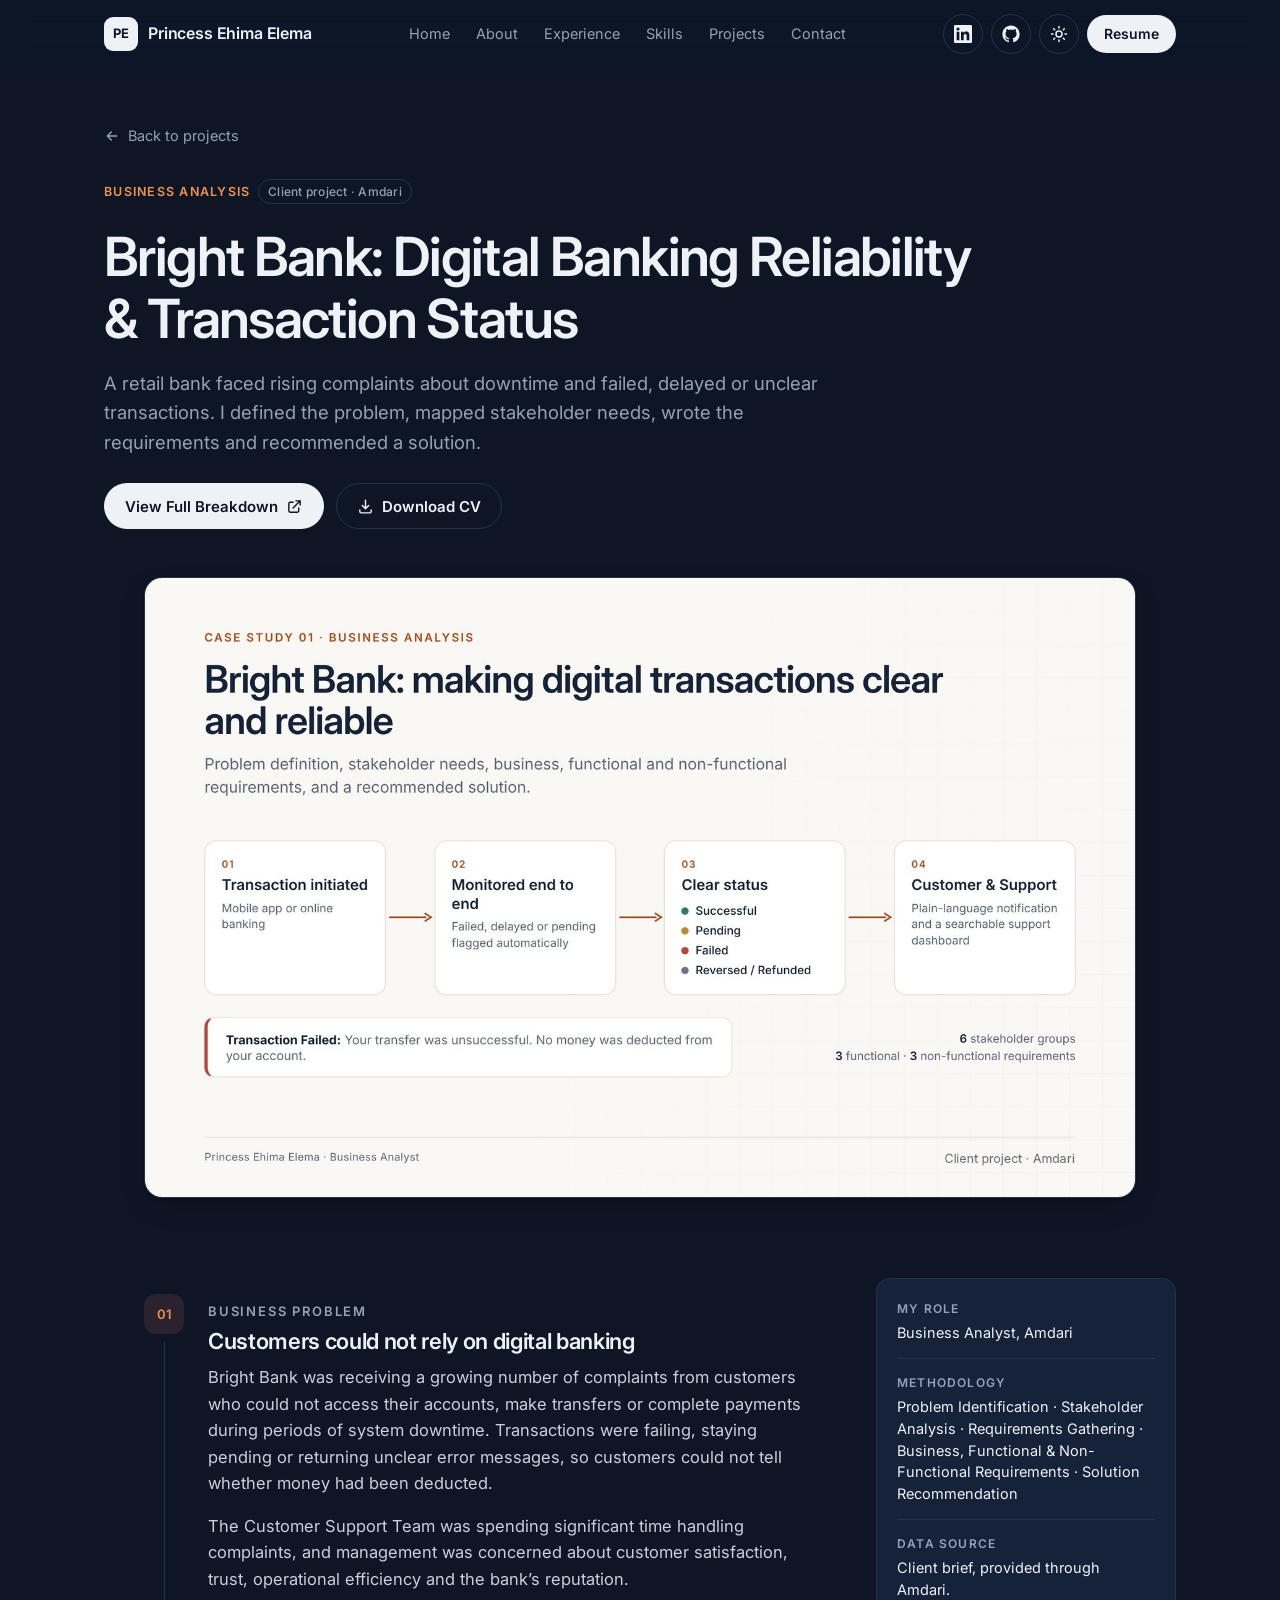
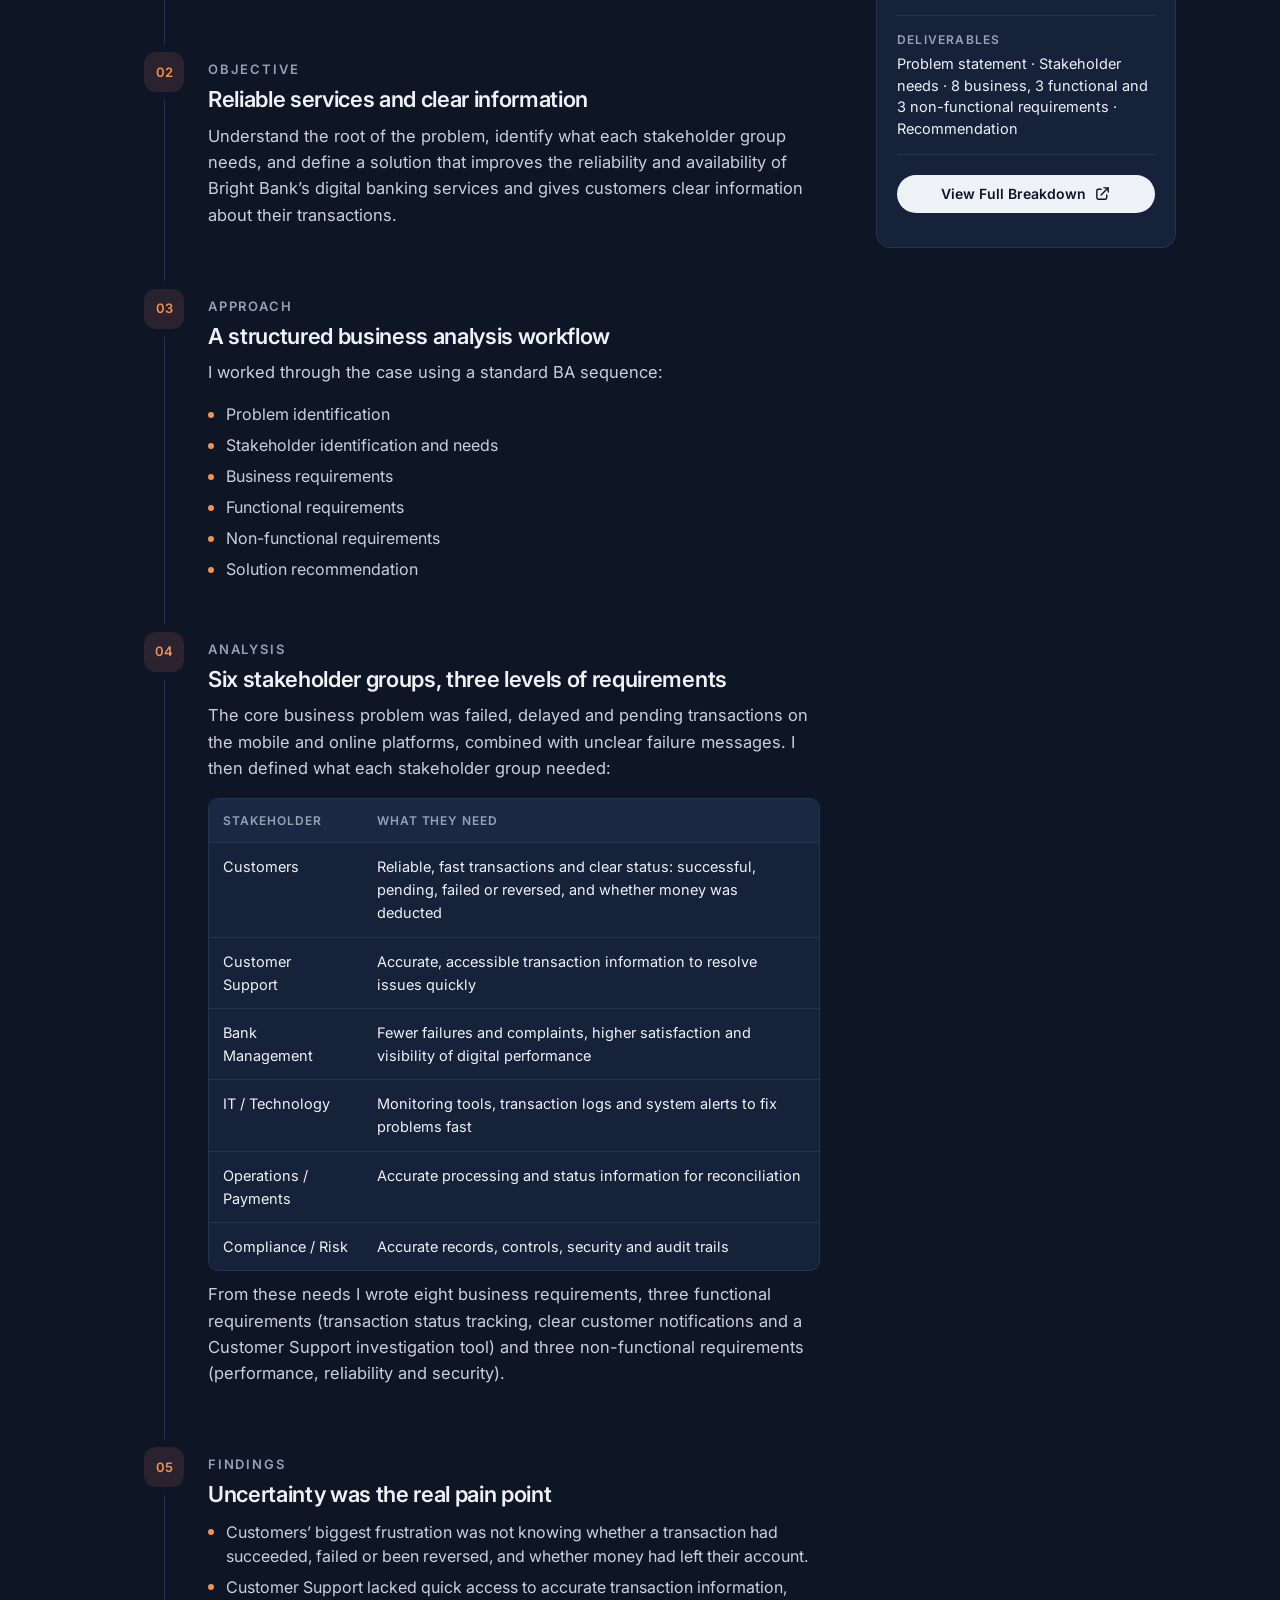
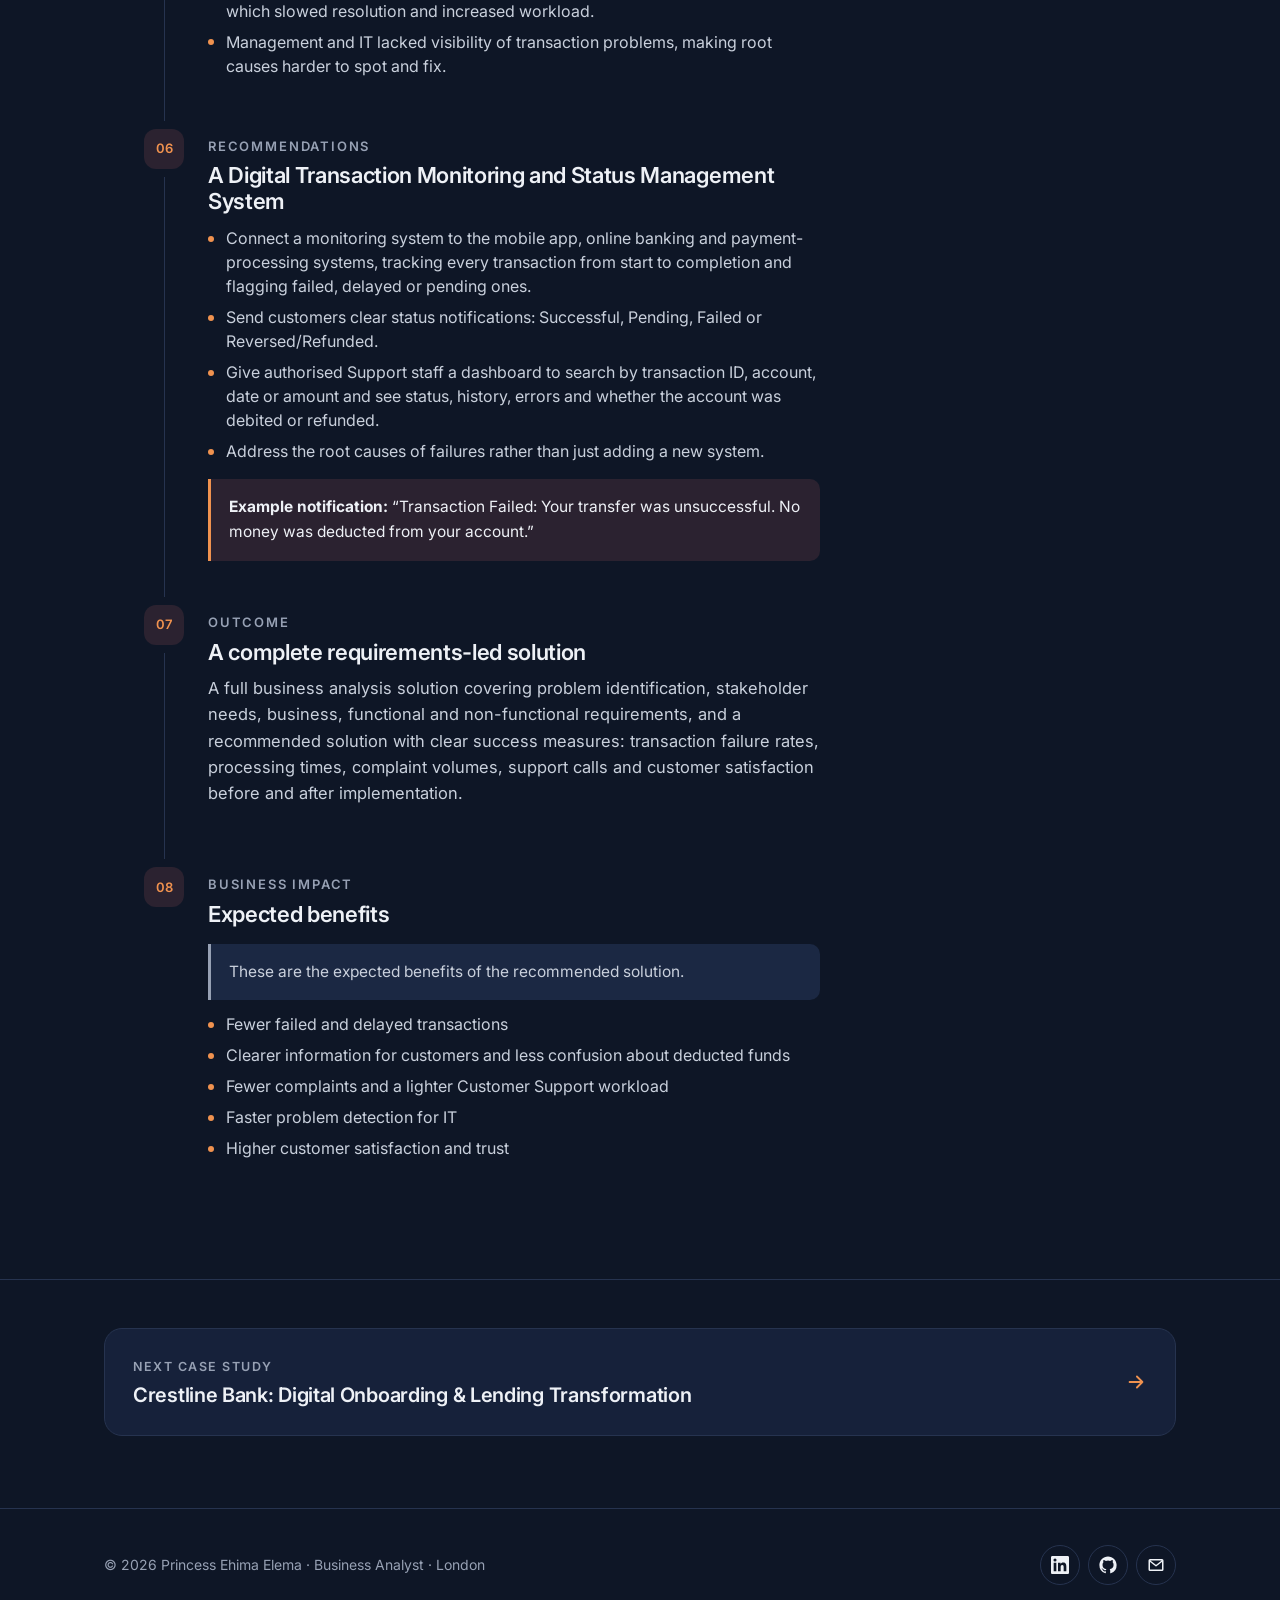
<file: bright-bank.html>
<!doctype html>
<html lang="en-GB" class="no-js" data-theme="dark">
<head>
  <meta charset="utf-8">
  <meta name="viewport" content="width=device-width, initial-scale=1">
  <title>Bright Bank Case Study | Princess Ehima Elema</title>
  <meta name="description" content="Business analysis case study: defining the problem, stakeholder needs and requirements for a bank facing failed and unclear digital transactions.">
  <meta name="author" content="Princess Ehima Elema">
  <meta name="theme-color" content="#0e1626">
  <meta property="og:type" content="article">
  <meta property="og:title" content="Bright Bank Case Study | Princess Ehima Elema">
  <meta property="og:description" content="Business analysis case study: defining the problem, stakeholder needs and requirements for a bank facing failed and unclear digital transactions.">
  <meta property="og:image" content="https://princessehimaelema.github.io/theanalyst/assets/images/project-01.jpg">
  <meta name="twitter:card" content="summary_large_image">
  <link rel="icon" href="../favicon.ico" sizes="any">
  <link rel="icon" href="../assets/images/favicon.svg" type="image/svg+xml">
  <link rel="apple-touch-icon" href="../assets/images/apple-touch-icon.png">
  <link rel="preconnect" href="https://fonts.googleapis.com">
  <link rel="preconnect" href="https://fonts.gstatic.com" crossorigin>
  <link href="https://fonts.googleapis.com/css2?family=Inter:wght@400;500;600;700&display=swap" rel="stylesheet">
  <link rel="stylesheet" href="../assets/css/style.css">
  <script>
    (function () {
      var t = null;
      try { t = localStorage.getItem("theme-v2"); } catch (e) {}
      if (!t) t = "dark"; // default look: dark navy. Change to "light" to start in light mode
      document.documentElement.setAttribute("data-theme", t);
    })();
  </script>
</head>
<body data-base="../">
<svg xmlns="http://www.w3.org/2000/svg" style="display:none" aria-hidden="true">
  <symbol id="i-linkedin" viewBox="0 0 24 24"><path fill="currentColor" d="M20.45 20.45h-3.56v-5.57c0-1.33-.02-3.04-1.85-3.04-1.85 0-2.14 1.45-2.14 2.94v5.67H9.34V9h3.42v1.56h.05c.48-.9 1.64-1.85 3.37-1.85 3.6 0 4.27 2.37 4.27 5.46v6.28zM5.34 7.43a2.06 2.06 0 1 1 0-4.13 2.06 2.06 0 0 1 0 4.13zM7.12 20.45H3.56V9h3.56v11.45zM22.22 0H1.77C.79 0 0 .77 0 1.73v20.54C0 23.23.79 24 1.77 24h20.45c.98 0 1.78-.77 1.78-1.73V1.73C24 .77 23.2 0 22.22 0z"/></symbol>
  <symbol id="i-github" viewBox="0 0 24 24"><path fill="currentColor" d="M12 .5C5.65.5.5 5.65.5 12a11.5 11.5 0 0 0 7.86 10.92c.58.1.79-.25.79-.56v-2c-3.2.7-3.87-1.37-3.87-1.37-.53-1.33-1.28-1.69-1.28-1.69-1.05-.72.08-.7.08-.7 1.16.08 1.77 1.19 1.77 1.19 1.03 1.77 2.7 1.26 3.36.96.1-.75.4-1.26.73-1.55-2.55-.29-5.24-1.28-5.24-5.69 0-1.26.45-2.29 1.19-3.1-.12-.29-.52-1.46.11-3.05 0 0 .97-.31 3.17 1.18a10.9 10.9 0 0 1 5.77 0c2.2-1.49 3.17-1.18 3.17-1.18.63 1.59.23 2.76.11 3.05.74.81 1.19 1.84 1.19 3.1 0 4.42-2.7 5.39-5.26 5.68.41.36.78 1.06.78 2.14v3.17c0 .31.21.67.8.56A11.5 11.5 0 0 0 23.5 12C23.5 5.65 18.35.5 12 .5z"/></symbol>
  <symbol id="i-download" viewBox="0 0 24 24"><path fill="none" stroke="currentColor" stroke-width="2" stroke-linecap="round" stroke-linejoin="round" d="M12 3v12m0 0l-4.5-4.5M12 15l4.5-4.5M4 17v2a2 2 0 0 0 2 2h12a2 2 0 0 0 2-2v-2"/></symbol>
  <symbol id="i-arrow" viewBox="0 0 24 24"><path fill="none" stroke="currentColor" stroke-width="2" stroke-linecap="round" stroke-linejoin="round" d="M5 12h14m-6-6l6 6-6 6"/></symbol>
  <symbol id="i-back" viewBox="0 0 24 24"><path fill="none" stroke="currentColor" stroke-width="2" stroke-linecap="round" stroke-linejoin="round" d="M19 12H5m6 6l-6-6 6-6"/></symbol>
  <symbol id="i-external" viewBox="0 0 24 24"><path fill="none" stroke="currentColor" stroke-width="2" stroke-linecap="round" stroke-linejoin="round" d="M14 4h6v6m0-6L10 14M18 14v4a2 2 0 0 1-2 2H6a2 2 0 0 1-2-2V8a2 2 0 0 1 2-2h4"/></symbol>
  <symbol id="i-mail" viewBox="0 0 24 24"><path fill="none" stroke="currentColor" stroke-width="2" stroke-linecap="round" stroke-linejoin="round" d="M4 5h16a1 1 0 0 1 1 1v12a1 1 0 0 1-1 1H4a1 1 0 0 1-1-1V6a1 1 0 0 1 1-1zm-1 1l9 7 9-7"/></symbol>
  <symbol id="i-pin" viewBox="0 0 24 24"><path fill="none" stroke="currentColor" stroke-width="2" stroke-linecap="round" stroke-linejoin="round" d="M12 21s-7-6.2-7-11.5A7 7 0 0 1 19 9.5C19 14.8 12 21 12 21zm0-9a2.5 2.5 0 1 0 0-5 2.5 2.5 0 0 0 0 5z"/></symbol>
  <symbol id="i-sun" viewBox="0 0 24 24"><g fill="none" stroke="currentColor" stroke-width="2" stroke-linecap="round"><circle cx="12" cy="12" r="4"/><path d="M12 2v2m0 16v2M4.9 4.9l1.4 1.4m11.4 11.4l1.4 1.4M2 12h2m16 0h2M4.9 19.1l1.4-1.4M17.7 6.3l1.4-1.4"/></g></symbol>
  <symbol id="i-moon" viewBox="0 0 24 24"><path fill="none" stroke="currentColor" stroke-width="2" stroke-linecap="round" stroke-linejoin="round" d="M21 12.8A9 9 0 1 1 11.2 3a7 7 0 0 0 9.8 9.8z"/></symbol>
  <symbol id="i-menu" viewBox="0 0 24 24"><path fill="none" stroke="currentColor" stroke-width="2" stroke-linecap="round" d="M4 7h16M4 12h16M4 17h16"/></symbol>
  <symbol id="i-doc" viewBox="0 0 24 24"><path fill="none" stroke="currentColor" stroke-width="2" stroke-linecap="round" stroke-linejoin="round" d="M14 3H7a2 2 0 0 0-2 2v14a2 2 0 0 0 2 2h10a2 2 0 0 0 2-2V8l-5-5zm0 0v5h5M9 13h6M9 17h6"/></symbol>
  <symbol id="i-flow" viewBox="0 0 24 24"><path fill="none" stroke="currentColor" stroke-width="2" stroke-linecap="round" stroke-linejoin="round" d="M4 4h6v6H4zM14 14h6v6h-6zM10 7h4a3 3 0 0 1 3 3v4"/></symbol>
  <symbol id="i-chart" viewBox="0 0 24 24"><path fill="none" stroke="currentColor" stroke-width="2" stroke-linecap="round" stroke-linejoin="round" d="M4 20V10m6 10V4m6 16v-7m4 7H2"/></symbol>
  <symbol id="i-tool" viewBox="0 0 24 24"><path fill="none" stroke="currentColor" stroke-width="2" stroke-linecap="round" stroke-linejoin="round" d="M3 5h18v12H3zM8 21h8m-4-4v4"/></symbol>
  <symbol id="i-people" viewBox="0 0 24 24"><path fill="none" stroke="currentColor" stroke-width="2" stroke-linecap="round" stroke-linejoin="round" d="M9 11a4 4 0 1 0 0-8 4 4 0 0 0 0 8zm-7 10v-1a6 6 0 0 1 12 0v1m3-10a3 3 0 1 0 0-6m5 16v-1a5 5 0 0 0-3.5-4.8"/></symbol>
  <symbol id="i-globe" viewBox="0 0 24 24"><g fill="none" stroke="currentColor" stroke-width="2" stroke-linecap="round"><circle cx="12" cy="12" r="9"/><path d="M3 12h18M12 3a14 14 0 0 1 0 18M12 3a14 14 0 0 0 0 18"/></g></symbol>
  <symbol id="i-layers" viewBox="0 0 24 24"><path fill="none" stroke="currentColor" stroke-width="2" stroke-linecap="round" stroke-linejoin="round" d="M12 3l9 5-9 5-9-5 9-5zm-9 9l9 5 9-5M3 16l9 5 9-5"/></symbol>
  <symbol id="i-briefcase" viewBox="0 0 24 24"><path fill="none" stroke="currentColor" stroke-width="2" stroke-linecap="round" stroke-linejoin="round" d="M3 8h18v12H3zM8 8V5a1 1 0 0 1 1-1h6a1 1 0 0 1 1 1v3M3 13h18"/></symbol>
  <symbol id="i-star" viewBox="0 0 24 24"><path fill="none" stroke="currentColor" stroke-width="2" stroke-linejoin="round" d="M12 3l2.7 5.6 6.1.9-4.4 4.3 1 6.1L12 17l-5.4 2.9 1-6.1-4.4-4.3 6.1-.9L12 3z"/></symbol>
  <symbol id="i-plus" viewBox="0 0 24 24"><path fill="none" stroke="currentColor" stroke-width="2" stroke-linecap="round" d="M12 5v14M5 12h14"/></symbol>
</svg>
<a class="skip-link" href="#main">Skip to content</a>
<header class="nav" role="banner">
  <div class="container">
    <a class="brand" href="../index.html" aria-label="Princess Ehima Elema, home">
      <span class="brand-mark" aria-hidden="true">PE</span><span>Princess Ehima Elema</span>
    </a>
    <nav aria-label="Main">
      <ul class="nav-links" id="nav-links">
        <li><a href="../index.html#home">Home</a></li>
        <li><a href="../index.html#about">About</a></li>
        <li><a href="../index.html#experience">Experience</a></li>
        <li><a href="../index.html#skills">Skills</a></li>
        <li><a href="../index.html#projects">Projects</a></li>
        <li><a href="../index.html#contact">Contact</a></li>
        <li class="mobile-extra">
          <a class="btn btn-primary btn-sm" href="../assets/documents/Princess-Ehima-Elema-CV.pdf" data-href="resume" target="_blank" rel="noopener"><svg><use href="#i-download"/></svg>Download CV</a>
          <a class="icon-btn" href="https://www.linkedin.com/in/princessehimaelema" data-href="linkedin" target="_blank" rel="noopener" aria-label="LinkedIn"><svg><use href="#i-linkedin"/></svg></a>
          <a class="icon-btn" href="https://github.com/princessehimaelema" data-href="github" target="_blank" rel="noopener" aria-label="GitHub"><svg><use href="#i-github"/></svg></a>
        </li>
      </ul>
    </nav>
    <div class="nav-actions">
      <a class="icon-btn nav-social" href="https://www.linkedin.com/in/princessehimaelema" data-href="linkedin" target="_blank" rel="noopener" aria-label="LinkedIn"><svg><use href="#i-linkedin"/></svg></a>
      <a class="icon-btn nav-social" href="https://github.com/princessehimaelema" data-href="github" target="_blank" rel="noopener" aria-label="GitHub"><svg><use href="#i-github"/></svg></a>
      <button class="icon-btn theme-toggle" type="button" aria-label="Switch to dark mode"><svg class="icon-moon"><use href="#i-moon"/></svg><svg class="icon-sun"><use href="#i-sun"/></svg></button>
      <a class="btn btn-primary btn-sm" href="../assets/documents/Princess-Ehima-Elema-CV.pdf" data-href="resume" target="_blank" rel="noopener">Resume</a>
      <button class="icon-btn menu-toggle" type="button" aria-controls="nav-links" aria-expanded="false" aria-label="Open menu"><svg><use href="#i-menu"/></svg></button>
    </div>
  </div>
</header>
<main id="main">

<section class="cs-hero" aria-labelledby="cs-title">
  <div class="container">
    <a class="back" href="../index.html#projects"><svg><use href="#i-back"/></svg>Back to projects</a>
    <div class="project-cat" style="margin-top:28px">Business Analysis <span class="badge">Client project · Amdari</span></div>
    <h1 id="cs-title">Bright Bank: Digital Banking Reliability &amp; Transaction Status</h1>
    <p class="lede">A retail bank faced rising complaints about downtime and failed, delayed or unclear transactions. I defined the problem, mapped stakeholder needs, wrote the requirements and recommended a solution.</p>
    <div class="hero-cta">
      <a class="btn btn-primary" href="https://drive.google.com/drive/folders/1vWwbGp4UYb-90LEoiQ1IB3skQP1j3wDH?usp=sharing" data-href="projects.brightBank" target="_blank" rel="noopener">View Full Breakdown <svg><use href="#i-external"/></svg></a>
      <a class="btn btn-ghost" href="../assets/documents/Princess-Ehima-Elema-CV.pdf" data-href="resume" target="_blank" rel="noopener"><svg><use href="#i-download"/></svg>Download CV</a>
    </div>
  </div>
</section>
<div class="container"><figure class="cs-cover reveal"><img src="../assets/images/project-01.jpg" alt="Bright Bank Case Study case study cover" width="1600" height="1000"></figure></div>
<div class="container">
  <div class="cs-layout">
    <ol class="flow"><li class="reveal"><h2>Business problem</h2><h3>Customers could not rely on digital banking</h3><p>Bright Bank was receiving a growing number of complaints from customers who could not access their accounts, make transfers or complete payments during periods of system downtime. Transactions were failing, staying pending or returning unclear error messages, so customers could not tell whether money had been deducted.</p><p>The Customer Support Team was spending significant time handling complaints, and management was concerned about customer satisfaction, trust, operational efficiency and the bank’s reputation.</p></li><li class="reveal"><h2>Objective</h2><h3>Reliable services and clear information</h3><p>Understand the root of the problem, identify what each stakeholder group needs, and define a solution that improves the reliability and availability of Bright Bank’s digital banking services and gives customers clear information about their transactions.</p></li><li class="reveal"><h2>Approach</h2><h3>A structured business analysis workflow</h3><p>I worked through the case using a standard BA sequence:</p><ul class="ticks"><li>Problem identification</li><li>Stakeholder identification and needs</li><li>Business requirements</li><li>Functional requirements</li><li>Non-functional requirements</li><li>Solution recommendation</li></ul></li><li class="reveal"><h2>Analysis</h2><h3>Six stakeholder groups, three levels of requirements</h3><p>The core business problem was failed, delayed and pending transactions on the mobile and online platforms, combined with unclear failure messages. I then defined what each stakeholder group needed:</p><div class="table-wrap"><table><thead><tr><th>Stakeholder</th><th>What they need</th></tr></thead><tbody><tr><td>Customers</td><td>Reliable, fast transactions and clear status: successful, pending, failed or reversed, and whether money was deducted</td></tr><tr><td>Customer Support</td><td>Accurate, accessible transaction information to resolve issues quickly</td></tr><tr><td>Bank Management</td><td>Fewer failures and complaints, higher satisfaction and visibility of digital performance</td></tr><tr><td>IT / Technology</td><td>Monitoring tools, transaction logs and system alerts to fix problems fast</td></tr><tr><td>Operations / Payments</td><td>Accurate processing and status information for reconciliation</td></tr><tr><td>Compliance / Risk</td><td>Accurate records, controls, security and audit trails</td></tr></tbody></table></div><p>From these needs I wrote eight business requirements, three functional requirements (transaction status tracking, clear customer notifications and a Customer Support investigation tool) and three non-functional requirements (performance, reliability and security).</p></li><li class="reveal"><h2>Findings</h2><h3>Uncertainty was the real pain point</h3><ul class="ticks"><li>Customers’ biggest frustration was not knowing whether a transaction had succeeded, failed or been reversed, and whether money had left their account.</li><li>Customer Support lacked quick access to accurate transaction information, which slowed resolution and increased workload.</li><li>Management and IT lacked visibility of transaction problems, making root causes harder to spot and fix.</li></ul></li><li class="reveal"><h2>Recommendations</h2><h3>A Digital Transaction Monitoring and Status Management System</h3><ul class="ticks"><li>Connect a monitoring system to the mobile app, online banking and payment-processing systems, tracking every transaction from start to completion and flagging failed, delayed or pending ones.</li><li>Send customers clear status notifications: Successful, Pending, Failed or Reversed/Refunded.</li><li>Give authorised Support staff a dashboard to search by transaction ID, account, date or amount and see status, history, errors and whether the account was debited or refunded.</li><li>Address the root causes of failures rather than just adding a new system.</li></ul><div class="callout"><strong>Example notification:</strong> “Transaction Failed: Your transfer was unsuccessful. No money was deducted from your account.”</div></li><li class="reveal"><h2>Outcome</h2><h3>A complete requirements-led solution</h3><p>A full business analysis solution covering problem identification, stakeholder needs, business, functional and non-functional requirements, and a recommended solution with clear success measures: transaction failure rates, processing times, complaint volumes, support calls and customer satisfaction before and after implementation.</p></li><li class="reveal"><h2>Business impact</h2><h3>Expected benefits</h3><div class="callout muted">These are the expected benefits of the recommended solution.</div><ul class="ticks"><li>Fewer failed and delayed transactions</li><li>Clearer information for customers and less confusion about deducted funds</li><li>Fewer complaints and a lighter Customer Support workload</li><li>Faster problem detection for IT</li><li>Higher customer satisfaction and trust</li></ul></li></ol>
    <aside class="cs-aside reveal" aria-label="Project details"><div class="row"><div class="k">My role</div><div class="v">Business Analyst, Amdari</div></div><div class="row"><div class="k">Methodology</div><div class="v">Problem Identification · Stakeholder Analysis · Requirements Gathering · Business, Functional &amp; Non-Functional Requirements · Solution Recommendation</div></div><div class="row"><div class="k">Data source</div><div class="v">Client brief, provided through Amdari.</div></div><div class="row"><div class="k">Deliverables</div><div class="v">Problem statement · Stakeholder needs · 8 business, 3 functional and 3 non-functional requirements · Recommendation</div></div>
      <div class="row"><a class="btn btn-primary btn-sm" href="https://drive.google.com/drive/folders/1vWwbGp4UYb-90LEoiQ1IB3skQP1j3wDH?usp=sharing" data-href="projects.brightBank" target="_blank" rel="noopener">View Full Breakdown <svg><use href="#i-external"/></svg></a></div>
    </aside>
  </div>
</div>
<section class="cs-next"><div class="container">
  <a href="crestline-bank.html"><span><span class="k">Next case study</span><br><span class="t">Crestline Bank: Digital Onboarding &amp; Lending Transformation</span></span><svg><use href="#i-arrow"/></svg></a>
</div></section>
</main>
<footer class="footer">
  <div class="container">
    <p>© <span data-year>2026</span> Princess Ehima Elema · Business Analyst · London</p>
    <div class="links">
      <a class="icon-btn" href="https://www.linkedin.com/in/princessehimaelema" data-href="linkedin" target="_blank" rel="noopener" aria-label="LinkedIn"><svg><use href="#i-linkedin"/></svg></a>
      <a class="icon-btn" href="https://github.com/princessehimaelema" data-href="github" target="_blank" rel="noopener" aria-label="GitHub"><svg><use href="#i-github"/></svg></a>
      <a class="icon-btn" href="mailto:ehimaelema@gmail.com" data-href="email" aria-label="Email"><svg><use href="#i-mail"/></svg></a>
    </div>
  </div>
</footer>
<script src="../assets/js/data.js"></script>
<script src="../assets/js/script.js"></script>
</body>
</html>
</file>
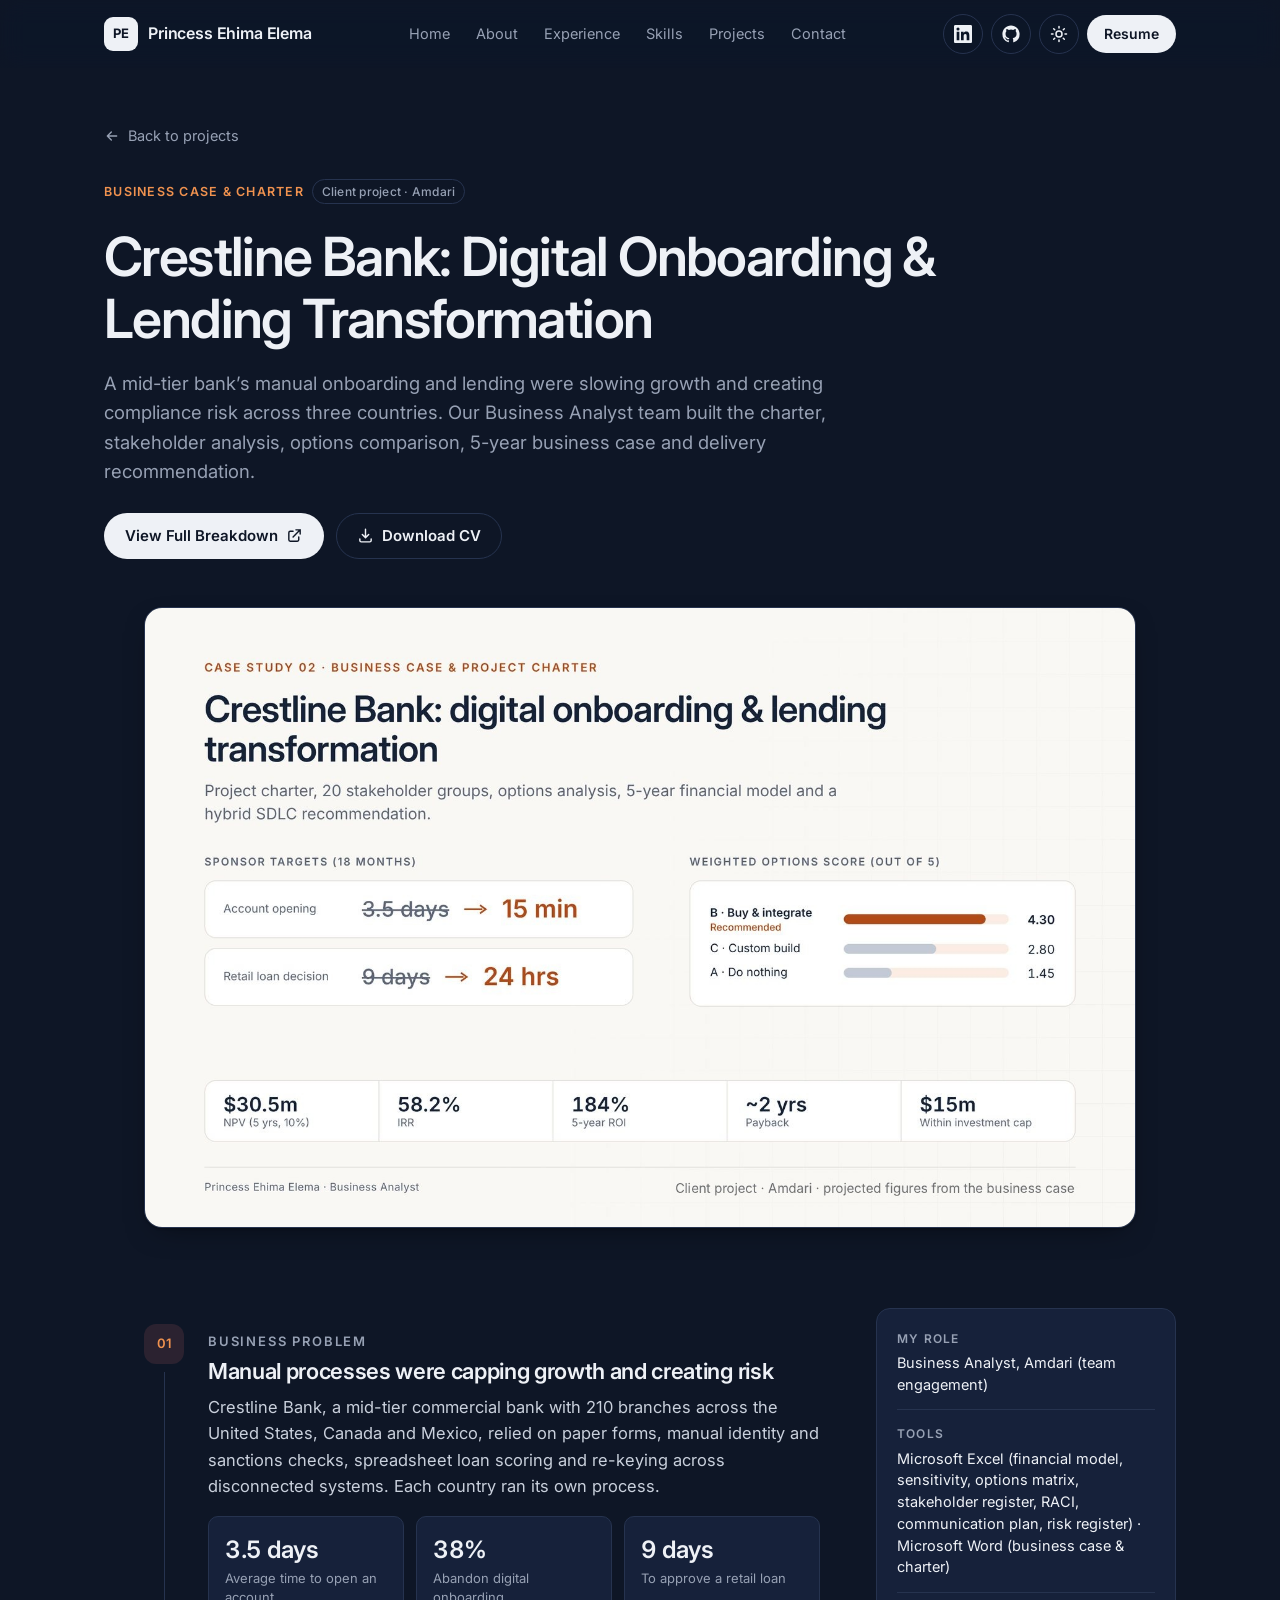
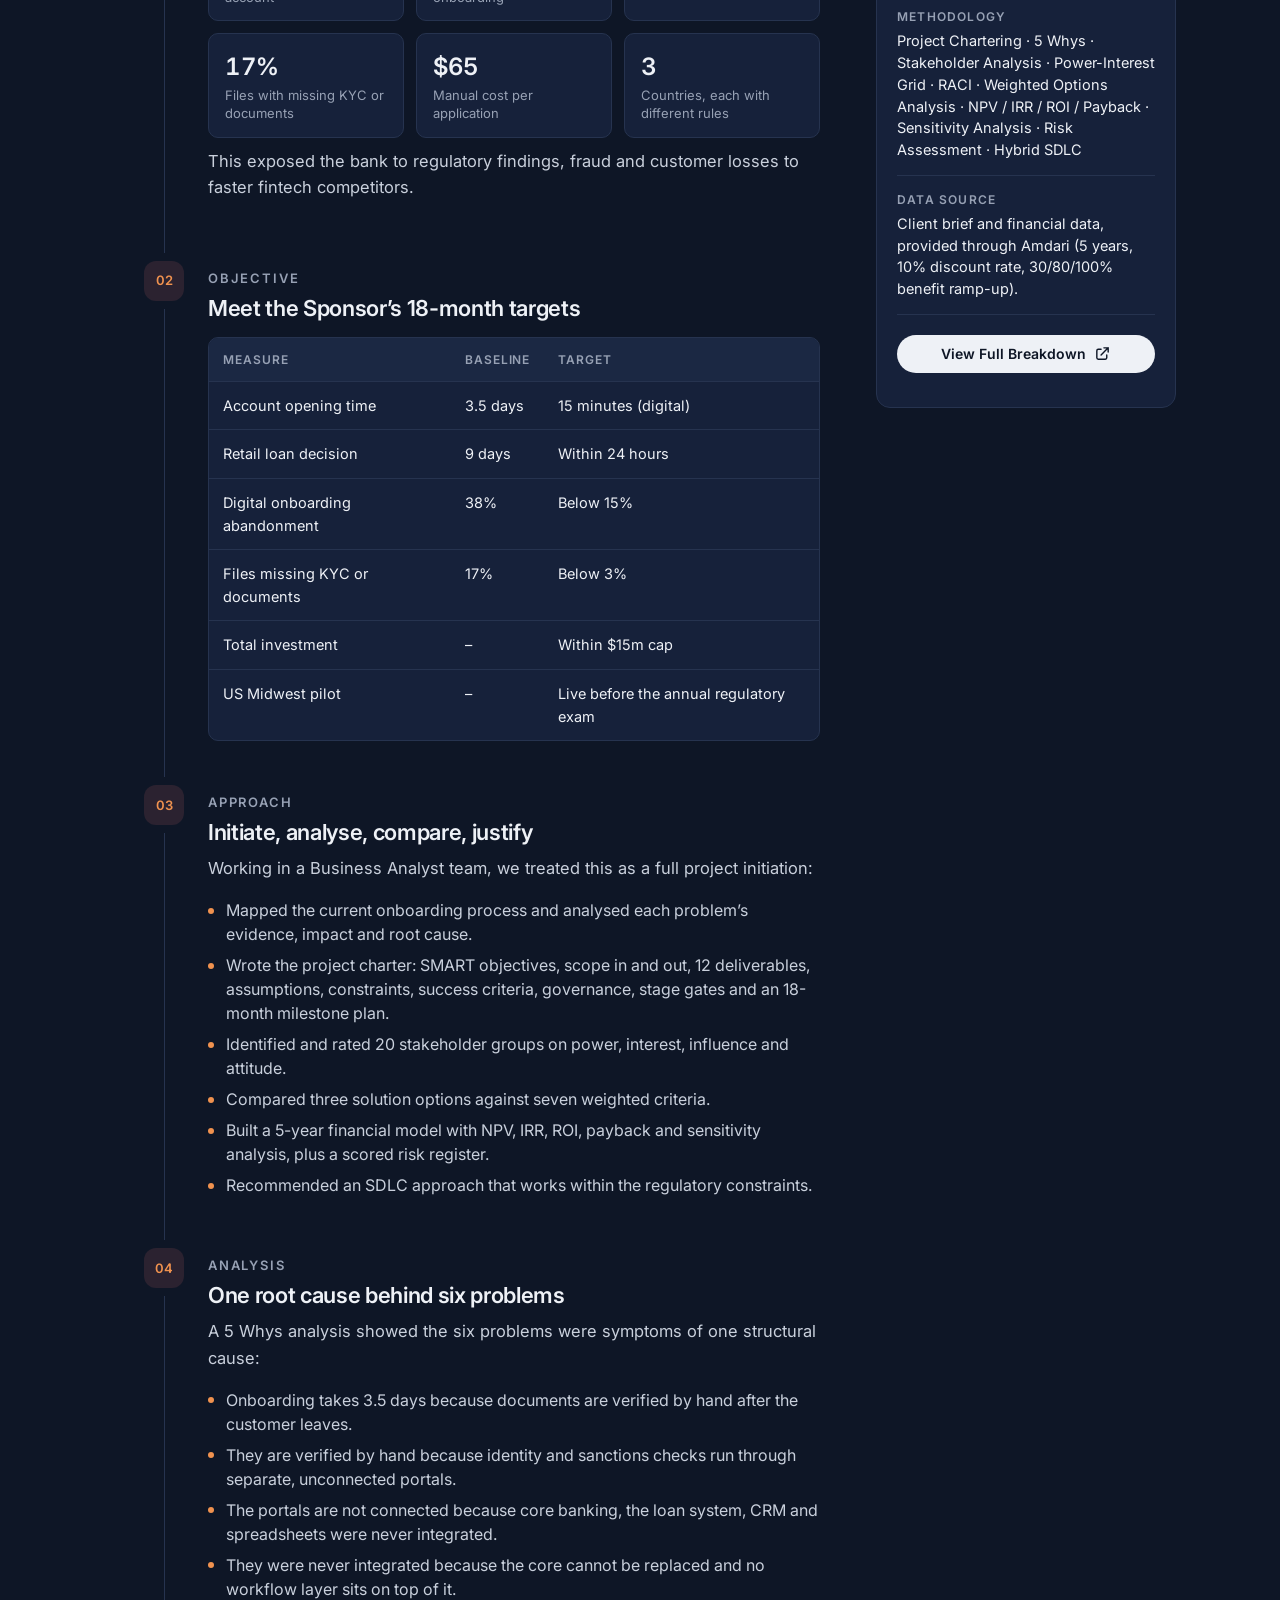
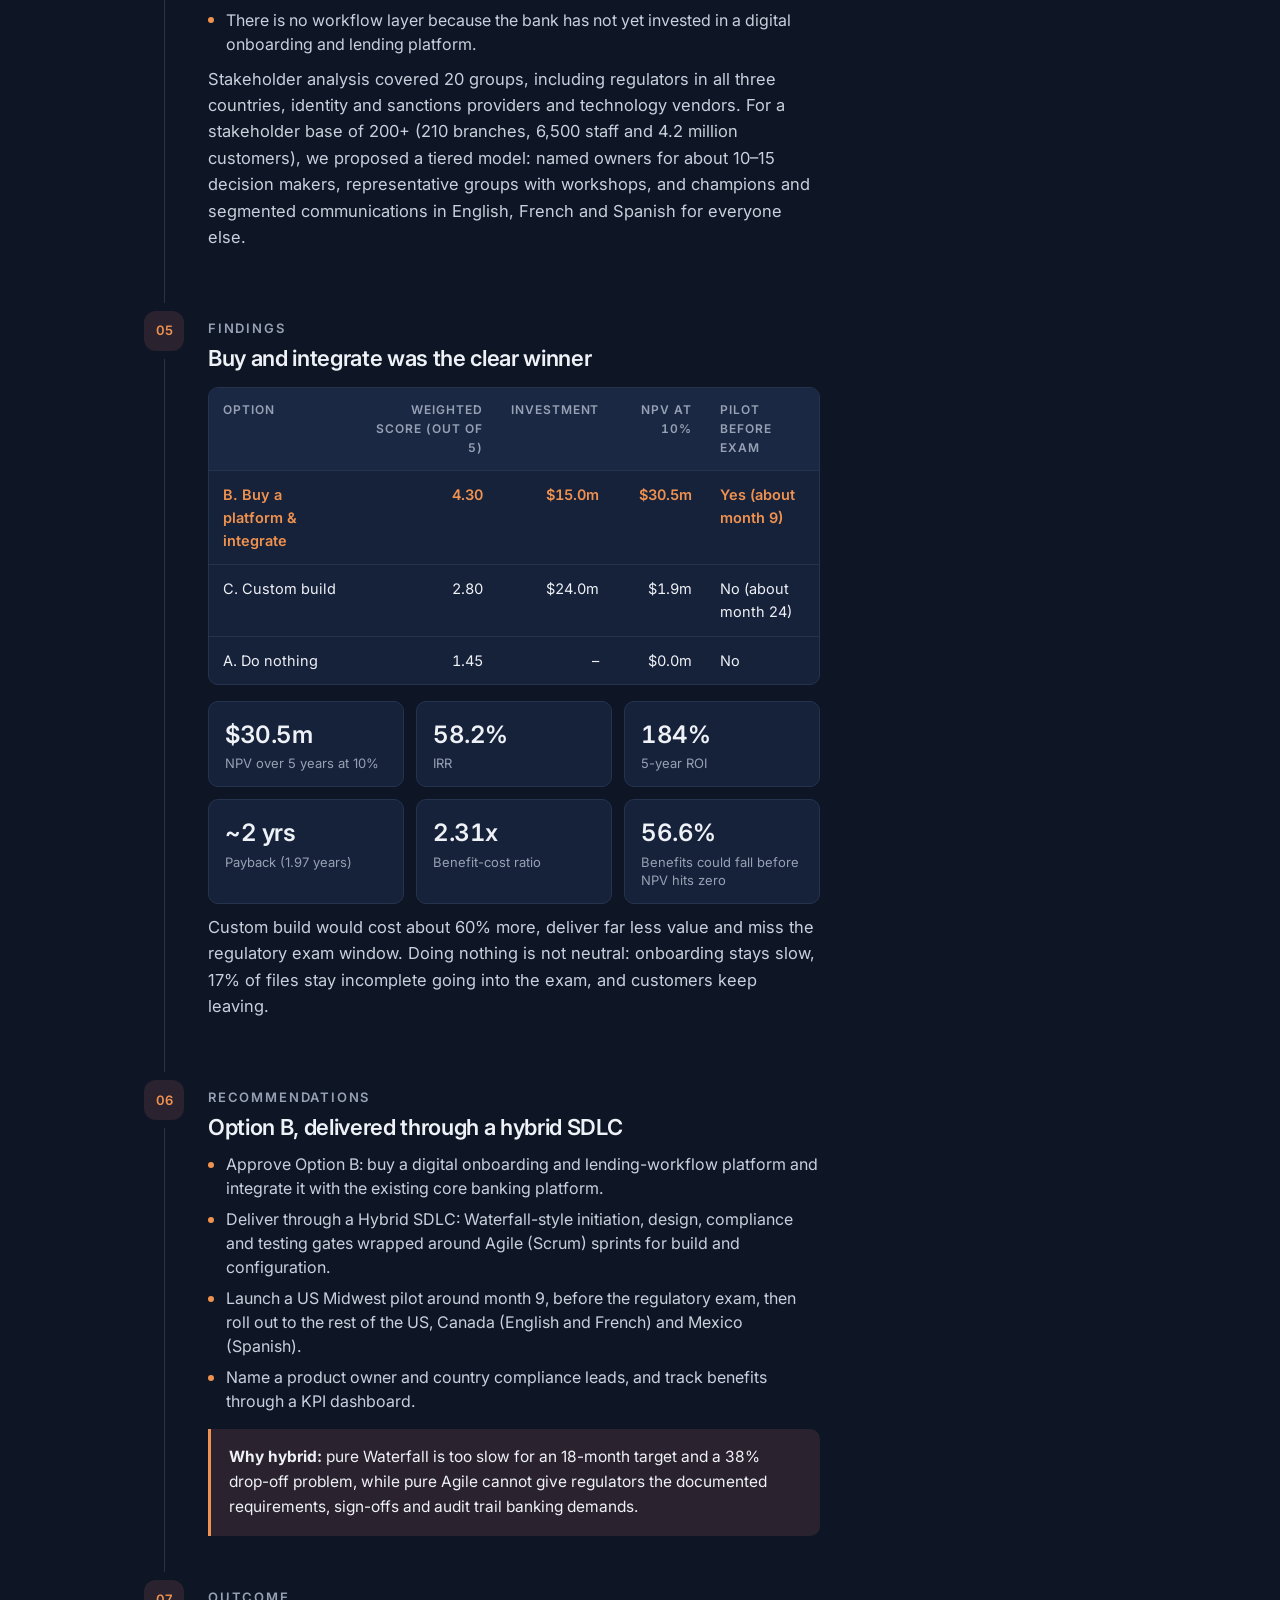
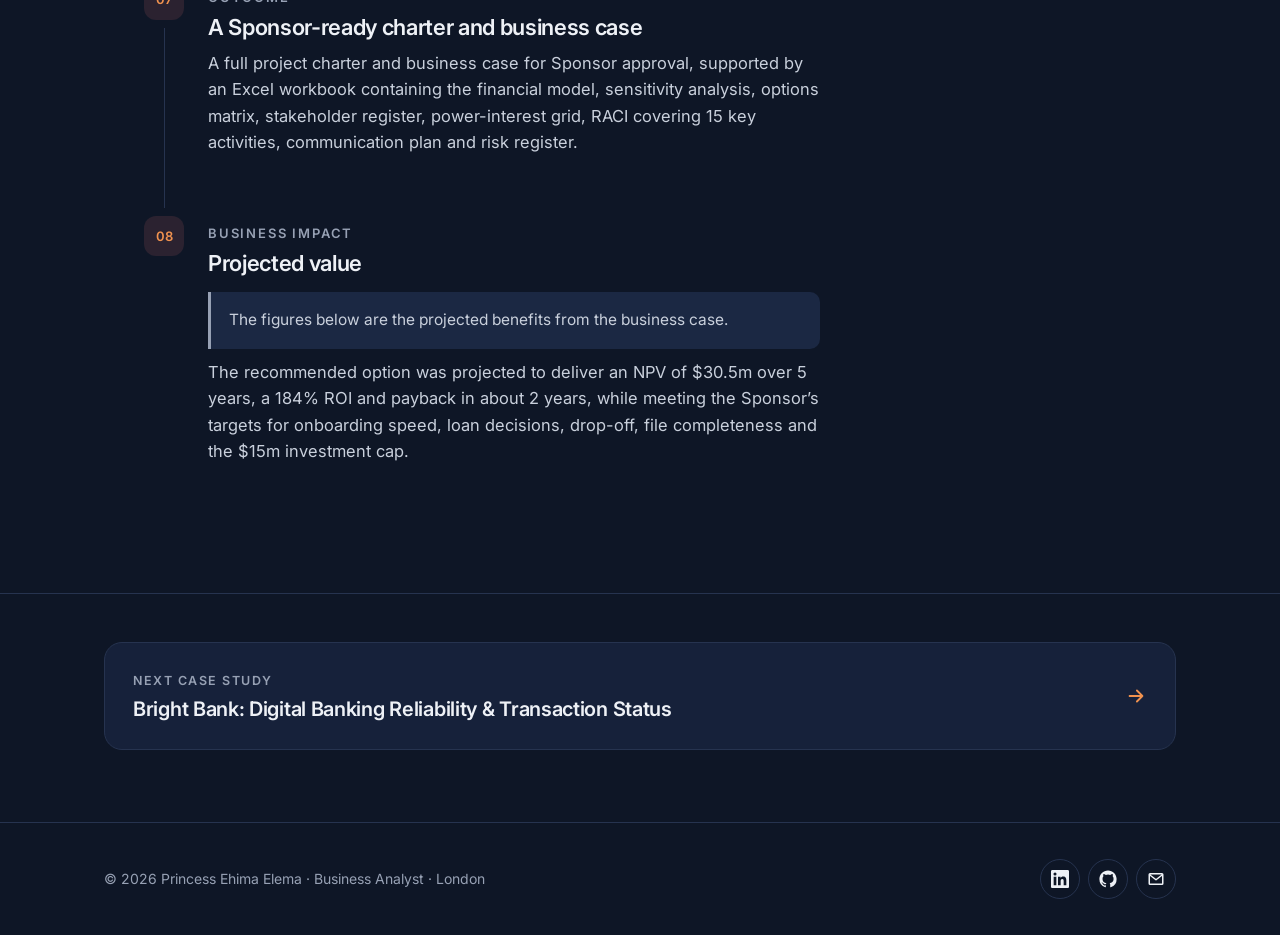
<file: crestline-bank.html>
<!doctype html>
<html lang="en-GB" class="no-js" data-theme="dark">
<head>
  <meta charset="utf-8">
  <meta name="viewport" content="width=device-width, initial-scale=1">
  <title>Crestline Bank Case Study | Princess Ehima Elema</title>
  <meta name="description" content="Business case and project charter for a 210-branch bank's digital onboarding and lending transformation: stakeholders, options analysis, NPV and SDLC.">
  <meta name="author" content="Princess Ehima Elema">
  <meta name="theme-color" content="#0e1626">
  <meta property="og:type" content="article">
  <meta property="og:title" content="Crestline Bank Case Study | Princess Ehima Elema">
  <meta property="og:description" content="Business case and project charter for a 210-branch bank's digital onboarding and lending transformation: stakeholders, options analysis, NPV and SDLC.">
  <meta property="og:image" content="https://princessehimaelema.github.io/theanalyst/assets/images/project-02.jpg">
  <meta name="twitter:card" content="summary_large_image">
  <link rel="icon" href="../favicon.ico" sizes="any">
  <link rel="icon" href="../assets/images/favicon.svg" type="image/svg+xml">
  <link rel="apple-touch-icon" href="../assets/images/apple-touch-icon.png">
  <link rel="preconnect" href="https://fonts.googleapis.com">
  <link rel="preconnect" href="https://fonts.gstatic.com" crossorigin>
  <link href="https://fonts.googleapis.com/css2?family=Inter:wght@400;500;600;700&display=swap" rel="stylesheet">
  <link rel="stylesheet" href="../assets/css/style.css">
  <script>
    (function () {
      var t = null;
      try { t = localStorage.getItem("theme-v2"); } catch (e) {}
      if (!t) t = "dark"; // default look: dark navy. Change to "light" to start in light mode
      document.documentElement.setAttribute("data-theme", t);
    })();
  </script>
</head>
<body data-base="../">
<svg xmlns="http://www.w3.org/2000/svg" style="display:none" aria-hidden="true">
  <symbol id="i-linkedin" viewBox="0 0 24 24"><path fill="currentColor" d="M20.45 20.45h-3.56v-5.57c0-1.33-.02-3.04-1.85-3.04-1.85 0-2.14 1.45-2.14 2.94v5.67H9.34V9h3.42v1.56h.05c.48-.9 1.64-1.85 3.37-1.85 3.6 0 4.27 2.37 4.27 5.46v6.28zM5.34 7.43a2.06 2.06 0 1 1 0-4.13 2.06 2.06 0 0 1 0 4.13zM7.12 20.45H3.56V9h3.56v11.45zM22.22 0H1.77C.79 0 0 .77 0 1.73v20.54C0 23.23.79 24 1.77 24h20.45c.98 0 1.78-.77 1.78-1.73V1.73C24 .77 23.2 0 22.22 0z"/></symbol>
  <symbol id="i-github" viewBox="0 0 24 24"><path fill="currentColor" d="M12 .5C5.65.5.5 5.65.5 12a11.5 11.5 0 0 0 7.86 10.92c.58.1.79-.25.79-.56v-2c-3.2.7-3.87-1.37-3.87-1.37-.53-1.33-1.28-1.69-1.28-1.69-1.05-.72.08-.7.08-.7 1.16.08 1.77 1.19 1.77 1.19 1.03 1.77 2.7 1.26 3.36.96.1-.75.4-1.26.73-1.55-2.55-.29-5.24-1.28-5.24-5.69 0-1.26.45-2.29 1.19-3.1-.12-.29-.52-1.46.11-3.05 0 0 .97-.31 3.17 1.18a10.9 10.9 0 0 1 5.77 0c2.2-1.49 3.17-1.18 3.17-1.18.63 1.59.23 2.76.11 3.05.74.81 1.19 1.84 1.19 3.1 0 4.42-2.7 5.39-5.26 5.68.41.36.78 1.06.78 2.14v3.17c0 .31.21.67.8.56A11.5 11.5 0 0 0 23.5 12C23.5 5.65 18.35.5 12 .5z"/></symbol>
  <symbol id="i-download" viewBox="0 0 24 24"><path fill="none" stroke="currentColor" stroke-width="2" stroke-linecap="round" stroke-linejoin="round" d="M12 3v12m0 0l-4.5-4.5M12 15l4.5-4.5M4 17v2a2 2 0 0 0 2 2h12a2 2 0 0 0 2-2v-2"/></symbol>
  <symbol id="i-arrow" viewBox="0 0 24 24"><path fill="none" stroke="currentColor" stroke-width="2" stroke-linecap="round" stroke-linejoin="round" d="M5 12h14m-6-6l6 6-6 6"/></symbol>
  <symbol id="i-back" viewBox="0 0 24 24"><path fill="none" stroke="currentColor" stroke-width="2" stroke-linecap="round" stroke-linejoin="round" d="M19 12H5m6 6l-6-6 6-6"/></symbol>
  <symbol id="i-external" viewBox="0 0 24 24"><path fill="none" stroke="currentColor" stroke-width="2" stroke-linecap="round" stroke-linejoin="round" d="M14 4h6v6m0-6L10 14M18 14v4a2 2 0 0 1-2 2H6a2 2 0 0 1-2-2V8a2 2 0 0 1 2-2h4"/></symbol>
  <symbol id="i-mail" viewBox="0 0 24 24"><path fill="none" stroke="currentColor" stroke-width="2" stroke-linecap="round" stroke-linejoin="round" d="M4 5h16a1 1 0 0 1 1 1v12a1 1 0 0 1-1 1H4a1 1 0 0 1-1-1V6a1 1 0 0 1 1-1zm-1 1l9 7 9-7"/></symbol>
  <symbol id="i-pin" viewBox="0 0 24 24"><path fill="none" stroke="currentColor" stroke-width="2" stroke-linecap="round" stroke-linejoin="round" d="M12 21s-7-6.2-7-11.5A7 7 0 0 1 19 9.5C19 14.8 12 21 12 21zm0-9a2.5 2.5 0 1 0 0-5 2.5 2.5 0 0 0 0 5z"/></symbol>
  <symbol id="i-sun" viewBox="0 0 24 24"><g fill="none" stroke="currentColor" stroke-width="2" stroke-linecap="round"><circle cx="12" cy="12" r="4"/><path d="M12 2v2m0 16v2M4.9 4.9l1.4 1.4m11.4 11.4l1.4 1.4M2 12h2m16 0h2M4.9 19.1l1.4-1.4M17.7 6.3l1.4-1.4"/></g></symbol>
  <symbol id="i-moon" viewBox="0 0 24 24"><path fill="none" stroke="currentColor" stroke-width="2" stroke-linecap="round" stroke-linejoin="round" d="M21 12.8A9 9 0 1 1 11.2 3a7 7 0 0 0 9.8 9.8z"/></symbol>
  <symbol id="i-menu" viewBox="0 0 24 24"><path fill="none" stroke="currentColor" stroke-width="2" stroke-linecap="round" d="M4 7h16M4 12h16M4 17h16"/></symbol>
  <symbol id="i-doc" viewBox="0 0 24 24"><path fill="none" stroke="currentColor" stroke-width="2" stroke-linecap="round" stroke-linejoin="round" d="M14 3H7a2 2 0 0 0-2 2v14a2 2 0 0 0 2 2h10a2 2 0 0 0 2-2V8l-5-5zm0 0v5h5M9 13h6M9 17h6"/></symbol>
  <symbol id="i-flow" viewBox="0 0 24 24"><path fill="none" stroke="currentColor" stroke-width="2" stroke-linecap="round" stroke-linejoin="round" d="M4 4h6v6H4zM14 14h6v6h-6zM10 7h4a3 3 0 0 1 3 3v4"/></symbol>
  <symbol id="i-chart" viewBox="0 0 24 24"><path fill="none" stroke="currentColor" stroke-width="2" stroke-linecap="round" stroke-linejoin="round" d="M4 20V10m6 10V4m6 16v-7m4 7H2"/></symbol>
  <symbol id="i-tool" viewBox="0 0 24 24"><path fill="none" stroke="currentColor" stroke-width="2" stroke-linecap="round" stroke-linejoin="round" d="M3 5h18v12H3zM8 21h8m-4-4v4"/></symbol>
  <symbol id="i-people" viewBox="0 0 24 24"><path fill="none" stroke="currentColor" stroke-width="2" stroke-linecap="round" stroke-linejoin="round" d="M9 11a4 4 0 1 0 0-8 4 4 0 0 0 0 8zm-7 10v-1a6 6 0 0 1 12 0v1m3-10a3 3 0 1 0 0-6m5 16v-1a5 5 0 0 0-3.5-4.8"/></symbol>
  <symbol id="i-globe" viewBox="0 0 24 24"><g fill="none" stroke="currentColor" stroke-width="2" stroke-linecap="round"><circle cx="12" cy="12" r="9"/><path d="M3 12h18M12 3a14 14 0 0 1 0 18M12 3a14 14 0 0 0 0 18"/></g></symbol>
  <symbol id="i-layers" viewBox="0 0 24 24"><path fill="none" stroke="currentColor" stroke-width="2" stroke-linecap="round" stroke-linejoin="round" d="M12 3l9 5-9 5-9-5 9-5zm-9 9l9 5 9-5M3 16l9 5 9-5"/></symbol>
  <symbol id="i-briefcase" viewBox="0 0 24 24"><path fill="none" stroke="currentColor" stroke-width="2" stroke-linecap="round" stroke-linejoin="round" d="M3 8h18v12H3zM8 8V5a1 1 0 0 1 1-1h6a1 1 0 0 1 1 1v3M3 13h18"/></symbol>
  <symbol id="i-star" viewBox="0 0 24 24"><path fill="none" stroke="currentColor" stroke-width="2" stroke-linejoin="round" d="M12 3l2.7 5.6 6.1.9-4.4 4.3 1 6.1L12 17l-5.4 2.9 1-6.1-4.4-4.3 6.1-.9L12 3z"/></symbol>
  <symbol id="i-plus" viewBox="0 0 24 24"><path fill="none" stroke="currentColor" stroke-width="2" stroke-linecap="round" d="M12 5v14M5 12h14"/></symbol>
</svg>
<a class="skip-link" href="#main">Skip to content</a>
<header class="nav" role="banner">
  <div class="container">
    <a class="brand" href="../index.html" aria-label="Princess Ehima Elema, home">
      <span class="brand-mark" aria-hidden="true">PE</span><span>Princess Ehima Elema</span>
    </a>
    <nav aria-label="Main">
      <ul class="nav-links" id="nav-links">
        <li><a href="../index.html#home">Home</a></li>
        <li><a href="../index.html#about">About</a></li>
        <li><a href="../index.html#experience">Experience</a></li>
        <li><a href="../index.html#skills">Skills</a></li>
        <li><a href="../index.html#projects">Projects</a></li>
        <li><a href="../index.html#contact">Contact</a></li>
        <li class="mobile-extra">
          <a class="btn btn-primary btn-sm" href="../assets/documents/Princess-Ehima-Elema-CV.pdf" data-href="resume" target="_blank" rel="noopener"><svg><use href="#i-download"/></svg>Download CV</a>
          <a class="icon-btn" href="https://www.linkedin.com/in/princessehimaelema" data-href="linkedin" target="_blank" rel="noopener" aria-label="LinkedIn"><svg><use href="#i-linkedin"/></svg></a>
          <a class="icon-btn" href="https://github.com/princessehimaelema" data-href="github" target="_blank" rel="noopener" aria-label="GitHub"><svg><use href="#i-github"/></svg></a>
        </li>
      </ul>
    </nav>
    <div class="nav-actions">
      <a class="icon-btn nav-social" href="https://www.linkedin.com/in/princessehimaelema" data-href="linkedin" target="_blank" rel="noopener" aria-label="LinkedIn"><svg><use href="#i-linkedin"/></svg></a>
      <a class="icon-btn nav-social" href="https://github.com/princessehimaelema" data-href="github" target="_blank" rel="noopener" aria-label="GitHub"><svg><use href="#i-github"/></svg></a>
      <button class="icon-btn theme-toggle" type="button" aria-label="Switch to dark mode"><svg class="icon-moon"><use href="#i-moon"/></svg><svg class="icon-sun"><use href="#i-sun"/></svg></button>
      <a class="btn btn-primary btn-sm" href="../assets/documents/Princess-Ehima-Elema-CV.pdf" data-href="resume" target="_blank" rel="noopener">Resume</a>
      <button class="icon-btn menu-toggle" type="button" aria-controls="nav-links" aria-expanded="false" aria-label="Open menu"><svg><use href="#i-menu"/></svg></button>
    </div>
  </div>
</header>
<main id="main">

<section class="cs-hero" aria-labelledby="cs-title">
  <div class="container">
    <a class="back" href="../index.html#projects"><svg><use href="#i-back"/></svg>Back to projects</a>
    <div class="project-cat" style="margin-top:28px">Business Case &amp; Charter <span class="badge">Client project · Amdari</span></div>
    <h1 id="cs-title">Crestline Bank: Digital Onboarding &amp; Lending Transformation</h1>
    <p class="lede">A mid-tier bank’s manual onboarding and lending were slowing growth and creating compliance risk across three countries. Our Business Analyst team built the charter, stakeholder analysis, options comparison, 5-year business case and delivery recommendation.</p>
    <div class="hero-cta">
      <a class="btn btn-primary" href="https://drive.google.com/drive/folders/1uEV4JWCXDU0i0Hxsjpq0cziHI7LvbCKR?usp=sharing" data-href="projects.crestline" target="_blank" rel="noopener">View Full Breakdown <svg><use href="#i-external"/></svg></a>
      <a class="btn btn-ghost" href="../assets/documents/Princess-Ehima-Elema-CV.pdf" data-href="resume" target="_blank" rel="noopener"><svg><use href="#i-download"/></svg>Download CV</a>
    </div>
  </div>
</section>
<div class="container"><figure class="cs-cover reveal"><img src="../assets/images/project-02.jpg" alt="Crestline Bank Case Study case study cover" width="1600" height="1000"></figure></div>
<div class="container">
  <div class="cs-layout">
    <ol class="flow"><li class="reveal"><h2>Business problem</h2><h3>Manual processes were capping growth and creating risk</h3><p>Crestline Bank, a mid-tier commercial bank with 210 branches across the United States, Canada and Mexico, relied on paper forms, manual identity and sanctions checks, spreadsheet loan scoring and re-keying across disconnected systems. Each country ran its own process.</p><div class="kpis"><div class="kpi"><div class="num">3.5 days</div><div class="lbl">Average time to open an account</div></div><div class="kpi"><div class="num">38%</div><div class="lbl">Abandon digital onboarding</div></div><div class="kpi"><div class="num">9 days</div><div class="lbl">To approve a retail loan</div></div><div class="kpi"><div class="num">17%</div><div class="lbl">Files with missing KYC or documents</div></div><div class="kpi"><div class="num">$65</div><div class="lbl">Manual cost per application</div></div><div class="kpi"><div class="num">3</div><div class="lbl">Countries, each with different rules</div></div></div><p>This exposed the bank to regulatory findings, fraud and customer losses to faster fintech competitors.</p></li><li class="reveal"><h2>Objective</h2><h3>Meet the Sponsor’s 18-month targets</h3><div class="table-wrap"><table><thead><tr><th>Measure</th><th>Baseline</th><th>Target</th></tr></thead><tbody><tr><td>Account opening time</td><td>3.5 days</td><td>15 minutes (digital)</td></tr><tr><td>Retail loan decision</td><td>9 days</td><td>Within 24 hours</td></tr><tr><td>Digital onboarding abandonment</td><td>38%</td><td>Below 15%</td></tr><tr><td>Files missing KYC or documents</td><td>17%</td><td>Below 3%</td></tr><tr><td>Total investment</td><td>–</td><td>Within $15m cap</td></tr><tr><td>US Midwest pilot</td><td>–</td><td>Live before the annual regulatory exam</td></tr></tbody></table></div></li><li class="reveal"><h2>Approach</h2><h3>Initiate, analyse, compare, justify</h3><p>Working in a Business Analyst team, we treated this as a full project initiation:</p><ul class="ticks"><li>Mapped the current onboarding process and analysed each problem’s evidence, impact and root cause.</li><li>Wrote the project charter: SMART objectives, scope in and out, 12 deliverables, assumptions, constraints, success criteria, governance, stage gates and an 18-month milestone plan.</li><li>Identified and rated 20 stakeholder groups on power, interest, influence and attitude.</li><li>Compared three solution options against seven weighted criteria.</li><li>Built a 5-year financial model with NPV, IRR, ROI, payback and sensitivity analysis, plus a scored risk register.</li><li>Recommended an SDLC approach that works within the regulatory constraints.</li></ul></li><li class="reveal"><h2>Analysis</h2><h3>One root cause behind six problems</h3><p>A 5 Whys analysis showed the six problems were symptoms of one structural cause:</p><ul class="ticks"><li>Onboarding takes 3.5 days because documents are verified by hand after the customer leaves.</li><li>They are verified by hand because identity and sanctions checks run through separate, unconnected portals.</li><li>The portals are not connected because core banking, the loan system, CRM and spreadsheets were never integrated.</li><li>They were never integrated because the core cannot be replaced and no workflow layer sits on top of it.</li><li>There is no workflow layer because the bank has not yet invested in a digital onboarding and lending platform.</li></ul><p>Stakeholder analysis covered 20 groups, including regulators in all three countries, identity and sanctions providers and technology vendors. For a stakeholder base of 200+ (210 branches, 6,500 staff and 4.2 million customers), we proposed a tiered model: named owners for about 10–15 decision makers, representative groups with workshops, and champions and segmented communications in English, French and Spanish for everyone else.</p></li><li class="reveal"><h2>Findings</h2><h3>Buy and integrate was the clear winner</h3><div class="table-wrap"><table><thead><tr><th>Option</th><th class="num">Weighted score (out of 5)</th><th class="num">Investment</th><th class="num">NPV at 10%</th><th>Pilot before exam</th></tr></thead><tbody><tr class="win"><td>B. Buy a platform &amp; integrate</td><td class="num">4.30</td><td class="num">$15.0m</td><td class="num">$30.5m</td><td>Yes (about month 9)</td></tr><tr><td>C. Custom build</td><td class="num">2.80</td><td class="num">$24.0m</td><td class="num">$1.9m</td><td>No (about month 24)</td></tr><tr><td>A. Do nothing</td><td class="num">1.45</td><td class="num">–</td><td class="num">$0.0m</td><td>No</td></tr></tbody></table></div><div class="kpis"><div class="kpi"><div class="num">$30.5m</div><div class="lbl">NPV over 5 years at 10%</div></div><div class="kpi"><div class="num">58.2%</div><div class="lbl">IRR</div></div><div class="kpi"><div class="num">184%</div><div class="lbl">5-year ROI</div></div><div class="kpi"><div class="num">~2 yrs</div><div class="lbl">Payback (1.97 years)</div></div><div class="kpi"><div class="num">2.31x</div><div class="lbl">Benefit-cost ratio</div></div><div class="kpi"><div class="num">56.6%</div><div class="lbl">Benefits could fall before NPV hits zero</div></div></div><p>Custom build would cost about 60% more, deliver far less value and miss the regulatory exam window. Doing nothing is not neutral: onboarding stays slow, 17% of files stay incomplete going into the exam, and customers keep leaving.</p></li><li class="reveal"><h2>Recommendations</h2><h3>Option B, delivered through a hybrid SDLC</h3><ul class="ticks"><li>Approve Option B: buy a digital onboarding and lending-workflow platform and integrate it with the existing core banking platform.</li><li>Deliver through a Hybrid SDLC: Waterfall-style initiation, design, compliance and testing gates wrapped around Agile (Scrum) sprints for build and configuration.</li><li>Launch a US Midwest pilot around month 9, before the regulatory exam, then roll out to the rest of the US, Canada (English and French) and Mexico (Spanish).</li><li>Name a product owner and country compliance leads, and track benefits through a KPI dashboard.</li></ul><div class="callout"><strong>Why hybrid:</strong> pure Waterfall is too slow for an 18-month target and a 38% drop-off problem, while pure Agile cannot give regulators the documented requirements, sign-offs and audit trail banking demands.</div></li><li class="reveal"><h2>Outcome</h2><h3>A Sponsor-ready charter and business case</h3><p>A full project charter and business case for Sponsor approval, supported by an Excel workbook containing the financial model, sensitivity analysis, options matrix, stakeholder register, power-interest grid, RACI covering 15 key activities, communication plan and risk register.</p></li><li class="reveal"><h2>Business impact</h2><h3>Projected value</h3><div class="callout muted">The figures below are the projected benefits from the business case.</div><p>The recommended option was projected to deliver an NPV of $30.5m over 5 years, a 184% ROI and payback in about 2 years, while meeting the Sponsor’s targets for onboarding speed, loan decisions, drop-off, file completeness and the $15m investment cap.</p></li></ol>
    <aside class="cs-aside reveal" aria-label="Project details"><div class="row"><div class="k">My role</div><div class="v">Business Analyst, Amdari (team engagement)</div></div><div class="row"><div class="k">Tools</div><div class="v">Microsoft Excel (financial model, sensitivity, options matrix, stakeholder register, RACI, communication plan, risk register) · Microsoft Word (business case &amp; charter)</div></div><div class="row"><div class="k">Methodology</div><div class="v">Project Chartering · 5 Whys · Stakeholder Analysis · Power-Interest Grid · RACI · Weighted Options Analysis · NPV / IRR / ROI / Payback · Sensitivity Analysis · Risk Assessment · Hybrid SDLC</div></div><div class="row"><div class="k">Data source</div><div class="v">Client brief and financial data, provided through Amdari (5 years, 10% discount rate, 30/80/100% benefit ramp-up).</div></div>
      <div class="row"><a class="btn btn-primary btn-sm" href="https://drive.google.com/drive/folders/1uEV4JWCXDU0i0Hxsjpq0cziHI7LvbCKR?usp=sharing" data-href="projects.crestline" target="_blank" rel="noopener">View Full Breakdown <svg><use href="#i-external"/></svg></a></div>
    </aside>
  </div>
</div>
<section class="cs-next"><div class="container">
  <a href="bright-bank.html"><span><span class="k">Next case study</span><br><span class="t">Bright Bank: Digital Banking Reliability &amp; Transaction Status</span></span><svg><use href="#i-arrow"/></svg></a>
</div></section>
</main>
<footer class="footer">
  <div class="container">
    <p>© <span data-year>2026</span> Princess Ehima Elema · Business Analyst · London</p>
    <div class="links">
      <a class="icon-btn" href="https://www.linkedin.com/in/princessehimaelema" data-href="linkedin" target="_blank" rel="noopener" aria-label="LinkedIn"><svg><use href="#i-linkedin"/></svg></a>
      <a class="icon-btn" href="https://github.com/princessehimaelema" data-href="github" target="_blank" rel="noopener" aria-label="GitHub"><svg><use href="#i-github"/></svg></a>
      <a class="icon-btn" href="mailto:ehimaelema@gmail.com" data-href="email" aria-label="Email"><svg><use href="#i-mail"/></svg></a>
    </div>
  </div>
</footer>
<script src="../assets/js/data.js"></script>
<script src="../assets/js/script.js"></script>
</body>
</html>
</file>
<file: assets/css/style.css>
/* =========================================================
   Princess Ehima Elema — Business Analyst Portfolio
   ---------------------------------------------------------
   COLOURS: edit the variables in :root (light) and
   [data-theme="dark"] (dark) below.
   FONTS:   edit --font-sans / --font-display below, and the
            Google Fonts <link> in the <head> of each page.
   ========================================================= */

:root {
  --font-sans: "Inter", system-ui, -apple-system, "Segoe UI", Roboto, Arial, sans-serif;
  --font-display: "Inter", system-ui, -apple-system, "Segoe UI", Roboto, Arial, sans-serif;

  --bg: #faf8f5;
  --bg-elev: #ffffff;
  --bg-soft: #f0ede8;
  --ink: #152238;           /* navy */
  --ink-2: #33405a;
  --muted: #5d6678;
  --line: #e4dfd8;
  --accent: #b04a17;        /* dark orange, dark enough to read as text */
  --gold: #d2691e;          /* brighter orange for lines, dots and bars */
  --accent-soft: #fbede3;
  --accent-ink: #ffffff;
  --success: #2f7d5b;
  --danger: #b5473a;
  --shadow: 0 1px 2px rgba(21, 34, 56, .05), 0 8px 24px -12px rgba(21, 34, 56, .14);

  --radius: 14px;
  --radius-sm: 10px;
  --max: 1120px;
  --nav-h: 68px;
  color-scheme: light;
}

[data-theme="dark"] {
  --bg: #0e1626;
  --bg-elev: #16213a;
  --bg-soft: #1b2843;
  --ink: #eef1f6;
  --ink-2: #c9d0dc;
  --muted: #97a1b4;
  --line: #26334f;
  --accent: #f0924f;
  --gold: #f0924f;
  --accent-soft: #2b2230;
  --accent-ink: #0e1626;
  --success: #6cc39b;
  --danger: #ec8b7f;
  --shadow: 0 1px 2px rgba(0, 0, 0, .3), 0 10px 30px -14px rgba(0, 0, 0, .6);
  color-scheme: dark;
}

/* ---------- Base ---------- */
*, *::before, *::after { box-sizing: border-box; }
html { scroll-behavior: smooth; scroll-padding-top: calc(var(--nav-h) + 12px); -webkit-text-size-adjust: 100%; }
body {
  margin: 0;
  font-family: var(--font-sans);
  font-size: 16px;
  line-height: 1.6;
  color: var(--ink);
  background: var(--bg);
  -webkit-font-smoothing: antialiased;
  text-rendering: optimizeLegibility;
  overflow-x: hidden;
  transition: background-color .3s ease, color .3s ease;
}
img { max-width: 100%; height: auto; display: block; }
a { color: inherit; }
h1, h2, h3, h4 { font-family: var(--font-display); line-height: 1.15; margin: 0; letter-spacing: -0.02em; }
p { margin: 0 0 1em; }
ul { margin: 0; padding: 0; }
:focus-visible { outline: 2px solid var(--accent); outline-offset: 3px; border-radius: 6px; }

.skip-link {
  position: absolute; left: 16px; top: -60px; z-index: 200;
  background: var(--ink); color: var(--bg); padding: 10px 16px; border-radius: 8px; text-decoration: none;
}
.skip-link:focus { top: 12px; }

.container { width: 100%; max-width: var(--max); margin: 0 auto; padding: 0 24px; }
@media (max-width: 600px) { .container { padding: 0 16px; } }

.section { padding: 104px 0; border-top: 1px solid var(--line); }
@media (max-width: 760px) { .section { padding: 72px 0; } }

.eyebrow {
  display: inline-flex; align-items: center; gap: 10px;
  font-size: 12.5px; font-weight: 600; letter-spacing: .14em; text-transform: uppercase; color: var(--accent);
}
.eyebrow::before { content: ""; width: 22px; height: 1px; background: var(--gold); }
.section-head { margin-bottom: 48px; max-width: 720px; }
.section-head h2 { font-size: clamp(30px, 4vw, 42px); font-weight: 600; margin-top: 14px; }
.section-head p { color: var(--muted); font-size: 17px; margin-top: 14px; margin-bottom: 0; }

/* ---------- Buttons ---------- */
.btn {
  display: inline-flex; align-items: center; justify-content: center; gap: 8px;
  height: 46px; padding: 0 20px; border-radius: 999px;
  font: 600 15px/1 var(--font-sans); text-decoration: none; cursor: pointer;
  border: 1px solid transparent; transition: transform .2s ease, background-color .2s ease, border-color .2s ease, color .2s ease;
  white-space: nowrap;
}
.btn svg { width: 17px; height: 17px; flex: none; }
.btn-primary { background: var(--ink); color: var(--bg); }
.btn-primary:hover { transform: translateY(-1px); background: var(--accent); color: var(--accent-ink); }
.btn-ghost { background: transparent; color: var(--ink); border-color: var(--line); }
.btn-ghost:hover { border-color: var(--ink); transform: translateY(-1px); }
.btn-sm { height: 38px; padding: 0 16px; font-size: 14px; }

.icon-btn {
  display: inline-grid; place-items: center; width: 40px; height: 40px; border-radius: 999px;
  border: 1px solid var(--line); background: transparent; color: var(--ink); cursor: pointer; text-decoration: none;
  transition: border-color .2s ease, background-color .2s ease;
}
.icon-btn:hover { border-color: var(--ink); }
.icon-btn svg { width: 18px; height: 18px; }

/* ---------- Navigation ---------- */
.nav {
  position: sticky; top: 0; z-index: 100; height: var(--nav-h);
  background: color-mix(in srgb, var(--bg) 82%, transparent);
  backdrop-filter: saturate(160%) blur(12px); -webkit-backdrop-filter: saturate(160%) blur(12px);
  border-bottom: 1px solid transparent; transition: border-color .25s ease, background-color .3s ease;
}
.nav.scrolled { border-bottom-color: var(--line); }
.nav .container { height: 100%; display: flex; align-items: center; justify-content: space-between; gap: 16px; }
.brand { display: inline-flex; align-items: center; gap: 10px; text-decoration: none; font-weight: 600; letter-spacing: -0.01em; }
.brand-mark {
  width: 34px; height: 34px; border-radius: 9px; display: grid; place-items: center;
  background: var(--ink); color: var(--bg); font-size: 13px; font-weight: 700; letter-spacing: .02em;
}
.nav-links { display: flex; align-items: center; gap: 2px; list-style: none; }
.nav-links a {
  display: inline-block; padding: 8px 12px; border-radius: 999px; text-decoration: none;
  font-size: 14.5px; color: var(--muted); transition: color .2s ease, background-color .2s ease;
}
.nav-links a:hover, .nav-links a.active { color: var(--ink); background: var(--bg-soft); }
.nav-actions { display: flex; align-items: center; gap: 8px; }
.menu-toggle { display: none; }

.theme-toggle .icon-sun { display: none; }
[data-theme="dark"] .theme-toggle .icon-sun { display: block; }
[data-theme="dark"] .theme-toggle .icon-moon { display: none; }

@media (max-width: 960px) {
  .menu-toggle { display: inline-grid; }
  .nav-social, .nav-actions .btn { display: none; }
  .nav-links {
    position: fixed; top: var(--nav-h); left: 0; right: 0; bottom: 0;
    flex-direction: column; align-items: stretch; gap: 4px; padding: 20px 16px 32px;
    background: var(--bg); border-top: 1px solid var(--line);
    transform: translateY(-8px); opacity: 0; visibility: hidden;
    transition: opacity .25s ease, transform .25s ease, visibility .25s;
    overflow-y: auto;
  }
  .nav-links.open { transform: none; opacity: 1; visibility: visible; }
  .nav-links a { font-size: 18px; padding: 14px 12px; border-radius: 12px; color: var(--ink); }
  .nav-links .mobile-only { display: block; }
  .nav-links li.mobile-extra { display: flex; gap: 10px; margin-top: 16px; padding: 0 4px; flex-wrap: wrap; align-items: center; }
  .nav-links li.mobile-extra a { font-size: 15px; padding: 0 16px; }
  .nav-links li.mobile-extra a.icon-btn { padding: 0; }
}
@media (min-width: 961px) { .nav-links .mobile-extra { display: none; } }
body.menu-open { overflow: hidden; }

/* ---------- Hero ---------- */
.hero { padding: 72px 0 96px; position: relative; }
.hero::before {
  content: ""; position: absolute; inset: 0; pointer-events: none; z-index: -1;
  background-image: linear-gradient(var(--line) 1px, transparent 1px), linear-gradient(90deg, var(--line) 1px, transparent 1px);
  background-size: 44px 44px; opacity: .35;
  -webkit-mask-image: radial-gradient(ellipse 60% 70% at 75% 35%, #000 0%, transparent 70%);
          mask-image: radial-gradient(ellipse 60% 70% at 75% 35%, #000 0%, transparent 70%);
}
.hero-grid { display: grid; grid-template-columns: 1.25fr .9fr; gap: 64px; align-items: center; }
.status {
  display: inline-flex; align-items: center; gap: 10px; padding: 6px 14px 6px 10px; border-radius: 999px;
  border: 1px solid var(--line); background: var(--bg-elev); font-size: 13.5px; color: var(--ink-2);
}
.status .dot { width: 8px; height: 8px; border-radius: 50%; background: var(--success); box-shadow: 0 0 0 4px color-mix(in srgb, var(--success) 18%, transparent); }
.hero h1 { font-size: clamp(42px, 6.4vw, 72px); font-weight: 600; letter-spacing: -0.035em; margin-top: 24px; line-height: 1.02; }
.hero .role { margin-top: 14px; font-size: clamp(17px, 2vw, 20px); font-weight: 500; color: var(--accent); }
.hero .positioning { margin-top: 26px; font-size: clamp(22px, 2.6vw, 28px); line-height: 1.3; font-weight: 500; letter-spacing: -0.015em; color: var(--ink); max-width: 620px; }
.hero .lede { margin-top: 18px; font-size: 17px; color: var(--muted); max-width: 600px; }
.hero-cta { display: flex; flex-wrap: wrap; gap: 12px; margin-top: 32px; align-items: center; }
.hero-social { display: flex; gap: 8px; margin-left: 4px; }

.portrait { position: relative; justify-self: end; width: 100%; max-width: 400px; }
.portrait-frame {
  position: relative; border-radius: 24px; overflow: hidden; aspect-ratio: 4 / 5;
  background: var(--bg-soft); border: 1px solid var(--line); box-shadow: var(--shadow);
}
.portrait-frame img { width: 100%; height: 100%; object-fit: cover; object-position: 50% 20%; }
.portrait-card {
  position: absolute; left: -28px; bottom: 28px; background: var(--bg-elev); border: 1px solid var(--line);
  border-radius: var(--radius); padding: 14px 18px; box-shadow: var(--shadow); max-width: 240px;
}
.portrait-card .k { font-size: 12px; letter-spacing: .1em; text-transform: uppercase; color: var(--muted); font-weight: 600; }
.portrait-card .v { font-size: 14.5px; font-weight: 500; margin-top: 4px; line-height: 1.4; }

.stats { display: grid; grid-template-columns: repeat(4, 1fr); margin-top: 72px; border: 1px solid var(--line); border-radius: var(--radius); background: var(--bg-elev); overflow: hidden; }
.stat { padding: 22px 24px; border-left: 1px solid var(--line); }
.stat:first-child { border-left: 0; }
.stat .num { color: var(--ink); font-size: 32px; font-weight: 600; letter-spacing: -0.03em; font-variant-numeric: tabular-nums; }
.stat .lbl { font-size: 14px; color: var(--muted); margin-top: 2px; line-height: 1.4; }

@media (max-width: 960px) {
  .hero { padding: 48px 0 72px; }
  .hero-grid { grid-template-columns: 1fr; gap: 48px; }
  .portrait { justify-self: start; max-width: 340px; }
  .portrait-card { left: auto; right: -12px; }
  .stats { grid-template-columns: repeat(2, 1fr); margin-top: 56px; }
  .stat:nth-child(3) { border-left: 0; }
  .stat:nth-child(n+3) { border-top: 1px solid var(--line); }
}
@media (max-width: 480px) {
  .portrait-card { right: 8px; bottom: 16px; max-width: 200px; }
  .stat { padding: 18px; }
  .stat .num { font-size: 26px; }
  .hero-cta .btn { flex: 1 1 auto; }
}

/* ---------- About ---------- */
.about-grid { display: grid; grid-template-columns: 1.15fr .85fr; gap: 64px; align-items: start; }
.about-text p { font-size: 17.5px; color: var(--ink-2); }
.about-text p:first-child { font-size: 21px; color: var(--ink); line-height: 1.5; letter-spacing: -0.01em; }
.facts { border: 1px solid var(--line); border-radius: var(--radius); background: var(--bg-elev); }
.facts dl { margin: 0; }
.facts .row { display: grid; grid-template-columns: 130px 1fr; gap: 14px; padding: 16px 22px; border-top: 1px solid var(--line); }
.facts .row:first-child { border-top: 0; }
.facts dt { font-size: 13px; color: var(--muted); font-weight: 500; }
.facts dd { margin: 0; font-size: 15px; font-weight: 500; }

.approach { margin-top: 72px; }
.approach h3 { font-size: 20px; font-weight: 600; margin-bottom: 22px; }
.steps { display: grid; grid-template-columns: repeat(5, 1fr); gap: 14px; list-style: none; counter-reset: step; }
.steps li {
  counter-increment: step; position: relative; padding: 20px; border: 1px solid var(--line);
  border-radius: var(--radius); background: var(--bg-elev);
}
.steps li::before { content: "0" counter(step); font-size: 12.5px; font-weight: 600; color: var(--accent); letter-spacing: .1em; }
.steps h4 { font-size: 16.5px; font-weight: 600; margin-top: 10px; letter-spacing: -0.01em; }
.steps p { font-size: 14px; color: var(--muted); margin: 6px 0 0; line-height: 1.5; }
@media (max-width: 960px) {
  .about-grid { grid-template-columns: 1fr; gap: 40px; }
  .steps { grid-template-columns: repeat(2, 1fr); }
}
@media (max-width: 520px) { .steps { grid-template-columns: 1fr; } .facts .row { grid-template-columns: 1fr; gap: 2px; } }

/* ---------- Experience timeline ---------- */
.timeline { list-style: none; position: relative; }
.timeline::before { content: ""; position: absolute; left: 7px; top: 8px; bottom: 8px; width: 1px; background: var(--line); }
.tl-item { position: relative; padding-left: 44px; padding-bottom: 44px; }
.tl-item:last-child { padding-bottom: 0; }
.tl-item::before {
  content: ""; position: absolute; left: 0; top: 7px; width: 15px; height: 15px; border-radius: 50%;
  background: var(--bg); border: 2px solid var(--gold);
}
.tl-item.current::before { background: var(--gold); }
.tl-card { display: grid; grid-template-columns: 220px 1fr; gap: 32px; }
.tl-meta .dates { font-size: 14px; font-weight: 600; color: var(--ink); font-variant-numeric: tabular-nums; }
.tl-meta .loc { font-size: 13.5px; color: var(--muted); margin-top: 4px; line-height: 1.45; }
.tl-body h3 { font-size: 21px; font-weight: 600; letter-spacing: -0.015em; }
.tl-body .org { color: var(--accent); font-weight: 500; font-size: 15.5px; margin-top: 4px; }
.tl-body .note { display: inline-block; margin-top: 8px; font-size: 12.5px; color: var(--muted); border: 1px solid var(--line); border-radius: 999px; padding: 3px 10px; }
.tl-body .desc { color: var(--ink-2); margin-top: 12px; margin-bottom: 0; }
.tl-cols { display: grid; grid-template-columns: 1fr 1fr; gap: 28px; margin-top: 18px; }
.tl-cols h4, .tl-impact h4 { font-size: 12px; letter-spacing: .12em; text-transform: uppercase; color: var(--muted); font-weight: 600; margin-bottom: 10px; }
.ticks { list-style: none; }
.ticks li { position: relative; padding-left: 18px; font-size: 15px; color: var(--ink-2); margin-bottom: 7px; line-height: 1.5; }
.ticks li::before { content: ""; position: absolute; left: 0; top: .62em; width: 6px; height: 6px; border-radius: 50%; background: var(--gold); }
.tl-impact { margin-top: 18px; padding: 14px 18px; background: var(--accent-soft); border-radius: var(--radius-sm); }
.tl-impact h4 { color: var(--accent); margin-bottom: 4px; }
.tl-impact p { margin: 0; font-size: 15px; }
.chips { display: flex; flex-wrap: wrap; gap: 6px; margin-top: 14px; list-style: none; }
.chip { font-size: 13px; padding: 4px 11px; border-radius: 999px; border: 1px solid var(--line); background: var(--bg-elev); color: var(--ink-2); line-height: 1.5; }
.tl-more { margin-top: 14px; }
.tl-more summary { cursor: pointer; font-size: 14px; font-weight: 600; color: var(--accent); list-style: none; display: inline-flex; align-items: center; gap: 6px; }
.tl-more summary::-webkit-details-marker { display: none; }
.tl-more summary::after { content: "+"; font-size: 16px; line-height: 1; }
.tl-more[open] summary::after { content: "–"; }
@media (max-width: 860px) {
  .tl-card { grid-template-columns: 1fr; gap: 10px; }
  .tl-cols { grid-template-columns: 1fr; gap: 18px; }
}
@media (max-width: 480px) { .tl-item { padding-left: 32px; } }

/* ---------- Skills ---------- */
.skills-grid { display: grid; grid-template-columns: repeat(3, 1fr); gap: 16px; }
.skill-card { padding: 24px; border: 1px solid var(--line); border-radius: var(--radius); background: var(--bg-elev); transition: border-color .2s ease, transform .2s ease; }
.skill-card:hover { border-color: color-mix(in srgb, var(--accent) 45%, var(--line)); transform: translateY(-2px); }
.skill-card .ico { width: 38px; height: 38px; border-radius: 10px; display: grid; place-items: center; background: var(--accent-soft); color: var(--accent); }
.skill-card .ico svg { width: 19px; height: 19px; }
.skill-card h3 { font-size: 17.5px; font-weight: 600; margin-top: 16px; letter-spacing: -0.01em; }
.skill-card .chips { margin-top: 14px; }
.skill-card .chip { background: var(--bg); }
.skill-card.wide { grid-column: span 3; }
.skill-row { display: grid; grid-template-columns: 1fr 1fr; gap: 16px; margin-top: 16px; }
@media (max-width: 960px) { .skills-grid { grid-template-columns: repeat(2, 1fr); } .skill-card.wide { grid-column: span 2; } .skill-row { grid-template-columns: 1fr; } }
@media (max-width: 600px) { .skills-grid { grid-template-columns: 1fr; } .skill-card.wide { grid-column: auto; } }

/* ---------- Projects ---------- */
.projects-grid { display: grid; grid-template-columns: repeat(2, 1fr); gap: 24px; }
.project-card {
  display: flex; flex-direction: column; border: 1px solid var(--line); border-radius: 18px; overflow: hidden;
  background: var(--bg-elev); transition: transform .25s ease, box-shadow .25s ease, border-color .25s ease;
}
.project-card:hover { transform: translateY(-4px); box-shadow: var(--shadow); border-color: color-mix(in srgb, var(--accent) 35%, var(--line)); }
.project-media { aspect-ratio: 16 / 10; overflow: hidden; border-bottom: 1px solid var(--line); background: var(--bg-soft); }
.project-media img { width: 100%; height: 100%; object-fit: cover; transition: transform .5s ease; }
.project-card:hover .project-media img { transform: scale(1.025); }
.project-body { padding: 24px 26px 26px; display: flex; flex-direction: column; flex: 1; }
.project-cat { display: flex; flex-wrap: wrap; gap: 8px; align-items: center; font-size: 12.5px; font-weight: 600; letter-spacing: .1em; text-transform: uppercase; color: var(--accent); }
.project-cat .badge { letter-spacing: .02em; text-transform: none; font-weight: 500; color: var(--muted); border: 1px solid var(--line); border-radius: 999px; padding: 2px 9px; font-size: 12px; }
.project-body h3 { font-size: 22px; font-weight: 600; margin-top: 12px; letter-spacing: -0.02em; line-height: 1.25; }
.project-body p { color: var(--muted); margin-top: 10px; font-size: 15.5px; }
.project-meta { margin-top: 4px; }
.project-meta h4 { font-size: 11.5px; letter-spacing: .12em; text-transform: uppercase; color: var(--muted); font-weight: 600; margin: 14px 0 0; }
.project-meta .chips { margin-top: 8px; }
.project-actions { display: flex; flex-wrap: wrap; gap: 10px; margin-top: auto; padding-top: 22px; }
.coming-soon { margin-top: 24px; padding: 22px 26px; border: 1px dashed var(--line); border-radius: 18px; color: var(--muted); font-size: 15px; display: flex; align-items: center; gap: 12px; }
@media (max-width: 860px) { .projects-grid { grid-template-columns: 1fr; } }

/* ---------- Credentials ---------- */
.cred-grid { display: grid; grid-template-columns: .9fr 1.1fr; gap: 24px; }
.cred-card { padding: 26px; border: 1px solid var(--line); border-radius: var(--radius); background: var(--bg-elev); }
.cred-card h3 { font-size: 13px; letter-spacing: .12em; text-transform: uppercase; color: var(--muted); font-weight: 600; margin-bottom: 18px; }
.cred-list { list-style: none; }
.cred-list li { padding: 14px 0; border-top: 1px solid var(--line); display: flex; justify-content: space-between; gap: 16px; align-items: baseline; }
.cred-list li:first-child { border-top: 0; padding-top: 0; }
.cred-list .t { font-weight: 600; font-size: 15.5px; }
.cred-list .s { font-size: 14px; color: var(--muted); margin-top: 2px; }
.cred-list .tag { font-size: 12px; color: var(--accent); border: 1px solid currentColor; border-radius: 999px; padding: 2px 9px; white-space: nowrap; }
@media (max-width: 860px) { .cred-grid { grid-template-columns: 1fr; } }

/* ---------- Contact ---------- */
.contact-grid { display: grid; grid-template-columns: .85fr 1.15fr; gap: 56px; align-items: start; }
.contact-list { list-style: none; margin-top: 8px; }
.contact-list li { border-top: 1px solid var(--line); }
.contact-list li:last-child { border-bottom: 1px solid var(--line); }
.contact-list a, .contact-list .static { display: flex; align-items: center; gap: 14px; padding: 16px 4px; text-decoration: none; }
.contact-list a:hover .v { color: var(--accent); }
.contact-list .ico { width: 38px; height: 38px; border-radius: 10px; display: grid; place-items: center; background: var(--accent-soft); color: var(--accent); flex: none; }
.contact-list .ico svg { width: 18px; height: 18px; }
.contact-list .k { font-size: 12.5px; color: var(--muted); }
.contact-list .v { font-weight: 500; font-size: 15.5px; word-break: break-word; transition: color .2s ease; }

.form { padding: 30px; border: 1px solid var(--line); border-radius: 18px; background: var(--bg-elev); }
.form-row { display: grid; grid-template-columns: 1fr 1fr; gap: 16px; }
.field { display: flex; flex-direction: column; gap: 7px; margin-bottom: 18px; }
.field label { font-size: 14px; font-weight: 600; }
.field label .req { color: var(--danger); }
.field input, .field textarea {
  width: 100%; font: inherit; font-size: 15.5px; color: var(--ink); background: var(--bg);
  border: 1px solid var(--line); border-radius: var(--radius-sm); padding: 12px 14px;
  transition: border-color .2s ease, box-shadow .2s ease;
}
.field textarea { min-height: 150px; resize: vertical; }
.field input:focus, .field textarea:focus { outline: none; border-color: var(--accent); box-shadow: 0 0 0 3px color-mix(in srgb, var(--accent) 22%, transparent); }
.field.invalid input, .field.invalid textarea { border-color: var(--danger); }
.field .error { font-size: 13px; color: var(--danger); min-height: 0; display: none; }
.field.invalid .error { display: block; }
.hp { position: absolute; left: -9999px; width: 1px; height: 1px; overflow: hidden; }
.form-foot { display: flex; align-items: center; justify-content: space-between; gap: 16px; flex-wrap: wrap; }
.form-note { font-size: 13px; color: var(--muted); margin: 0; }
.form-status { margin-top: 18px; padding: 14px 16px; border-radius: var(--radius-sm); font-size: 15px; display: none; }
.form-status.show { display: block; }
.form-status.success { background: color-mix(in srgb, var(--success) 14%, transparent); color: var(--success); }
.form-status.error { background: color-mix(in srgb, var(--danger) 14%, transparent); color: var(--danger); }
.btn .spinner { width: 16px; height: 16px; border-radius: 50%; border: 2px solid currentColor; border-right-color: transparent; animation: spin .8s linear infinite; display: none; }
.btn.loading .spinner { display: inline-block; }
.btn.loading { pointer-events: none; opacity: .85; }
@keyframes spin { to { transform: rotate(360deg); } }
@media (max-width: 860px) { .contact-grid { grid-template-columns: 1fr; gap: 40px; } }
@media (max-width: 560px) { .form { padding: 22px 18px; } .form-row { grid-template-columns: 1fr; gap: 0; } .form-foot .btn { width: 100%; } }

/* ---------- Footer ---------- */
.footer { border-top: 1px solid var(--line); padding: 36px 0; }
.footer .container { display: flex; justify-content: space-between; align-items: center; gap: 16px; flex-wrap: wrap; }
.footer p { margin: 0; font-size: 14px; color: var(--muted); }
.footer .links { display: flex; gap: 8px; }

/* ---------- Case study pages ---------- */
.cs-hero { padding: 56px 0 40px; }
.back { display: inline-flex; align-items: center; gap: 8px; font-size: 14.5px; color: var(--muted); text-decoration: none; }
.back:hover { color: var(--ink); }
.back svg { width: 16px; height: 16px; }
.cs-hero h1 { font-size: clamp(34px, 5vw, 54px); font-weight: 600; letter-spacing: -0.03em; margin-top: 22px; max-width: 900px; }
.cs-hero .lede { font-size: 18.5px; color: var(--muted); margin-top: 18px; max-width: 760px; }
.cs-hero .hero-cta { margin-top: 26px; }
.cs-cover { border-radius: 18px; overflow: hidden; border: 1px solid var(--line); box-shadow: var(--shadow); margin-top: 8px; }
.cs-layout { display: grid; grid-template-columns: 1fr 300px; gap: 56px; padding: 64px 0 96px; align-items: start; }
.cs-layout > *, .flow > li { min-width: 0; }
.cs-aside { position: sticky; top: calc(var(--nav-h) + 20px); border: 1px solid var(--line); border-radius: var(--radius); background: var(--bg-elev); padding: 6px 20px; }
.cs-aside .row { padding: 14px 0; border-top: 1px solid var(--line); }
.cs-aside .row:first-child { border-top: 0; }
.cs-aside .k { font-size: 12px; letter-spacing: .1em; text-transform: uppercase; color: var(--muted); font-weight: 600; }
.cs-aside .v { font-size: 14.5px; margin-top: 4px; line-height: 1.5; }
.cs-aside .btn { width: 100%; margin: 6px 0 14px; }
.flow { list-style: none; counter-reset: cs; }
.flow > li { position: relative; padding-left: 64px; padding-bottom: 44px; counter-increment: cs; }
.flow > li:last-child { padding-bottom: 0; }
.flow > li::before {
  content: counter(cs, decimal-leading-zero); position: absolute; left: 0; top: 0; width: 40px; height: 40px; border-radius: 12px;
  display: grid; place-items: center; font-size: 13px; font-weight: 600; color: var(--accent); background: var(--accent-soft);
}
.flow > li::after { content: ""; position: absolute; left: 20px; top: 48px; bottom: 8px; width: 1px; background: var(--line); }
.flow > li:last-child::after { display: none; }
.flow h2 { font-size: 13px; letter-spacing: .14em; text-transform: uppercase; color: var(--muted); font-weight: 600; padding-top: 10px; }
.flow h3 { font-size: 22px; font-weight: 600; margin-top: 10px; letter-spacing: -0.015em; }
.flow p { color: var(--ink-2); font-size: 16.5px; margin-top: 10px; }
.flow .ticks li { font-size: 16px; }
.flow .ticks { margin-top: 12px; }
.kpis { display: grid; grid-template-columns: repeat(3, 1fr); gap: 12px; margin-top: 16px; }
.kpi { border: 1px solid var(--line); border-radius: var(--radius-sm); padding: 14px 16px; background: var(--bg-elev); }
.kpi .num { font-size: 24px; font-weight: 600; letter-spacing: -0.02em; font-variant-numeric: tabular-nums; }
.kpi .lbl { font-size: 13px; color: var(--muted); line-height: 1.4; }
.table-wrap { overflow-x: auto; margin-top: 16px; border: 1px solid var(--line); border-radius: var(--radius-sm); background: var(--bg-elev); }
table { width: 100%; border-collapse: collapse; font-size: 14.5px; min-width: 520px; }
th, td { text-align: left; padding: 12px 14px; border-top: 1px solid var(--line); vertical-align: top; }
thead th { border-top: 0; font-size: 12px; letter-spacing: .08em; text-transform: uppercase; color: var(--muted); font-weight: 600; background: var(--bg-soft); }
td.num, th.num { text-align: right; font-variant-numeric: tabular-nums; }
tr.win td { font-weight: 600; color: var(--accent); }
.callout { margin-top: 16px; padding: 16px 18px; border-left: 3px solid var(--gold); background: var(--accent-soft); border-radius: 0 var(--radius-sm) var(--radius-sm) 0; font-size: 15.5px; }
.callout.muted { border-left-color: var(--muted); background: var(--bg-soft); color: var(--ink-2); }
.cs-next { border-top: 1px solid var(--line); padding: 48px 0 72px; }
.cs-next a { text-decoration: none; display: flex; justify-content: space-between; align-items: center; gap: 16px; padding: 24px 28px; border: 1px solid var(--line); border-radius: 18px; background: var(--bg-elev); transition: border-color .2s ease, transform .2s ease; }
.cs-next a:hover { border-color: var(--accent); transform: translateY(-2px); }
.cs-next .k { font-size: 12.5px; letter-spacing: .12em; text-transform: uppercase; color: var(--muted); font-weight: 600; }
.cs-next .t { font-size: 20px; font-weight: 600; margin-top: 4px; letter-spacing: -0.015em; }
.cs-next svg { width: 22px; height: 22px; flex: none; color: var(--accent); }
@media (max-width: 960px) { .cs-layout { grid-template-columns: 1fr; gap: 40px; padding-top: 48px; } .cs-aside { position: static; order: -1; } }
@media (max-width: 560px) { .flow > li { padding-left: 52px; } .flow > li::before { width: 36px; height: 36px; } .flow > li::after { left: 18px; } .kpis { grid-template-columns: 1fr 1fr; } }

/* ---------- Reveal animation ---------- */
.reveal { opacity: 0; transform: translateY(14px); transition: opacity .7s ease, transform .7s ease; }
.reveal.in { opacity: 1; transform: none; }
.no-js .reveal { opacity: 1; transform: none; }

@media (prefers-reduced-motion: reduce) {
  html { scroll-behavior: auto; }
  *, *::before, *::after { animation-duration: .001ms !important; transition-duration: .001ms !important; }
  .reveal { opacity: 1; transform: none; }
}

@media print {
  .nav, .footer, .hero-cta, .form, .project-actions { display: none !important; }
  .reveal { opacity: 1; transform: none; }
}
</file>
